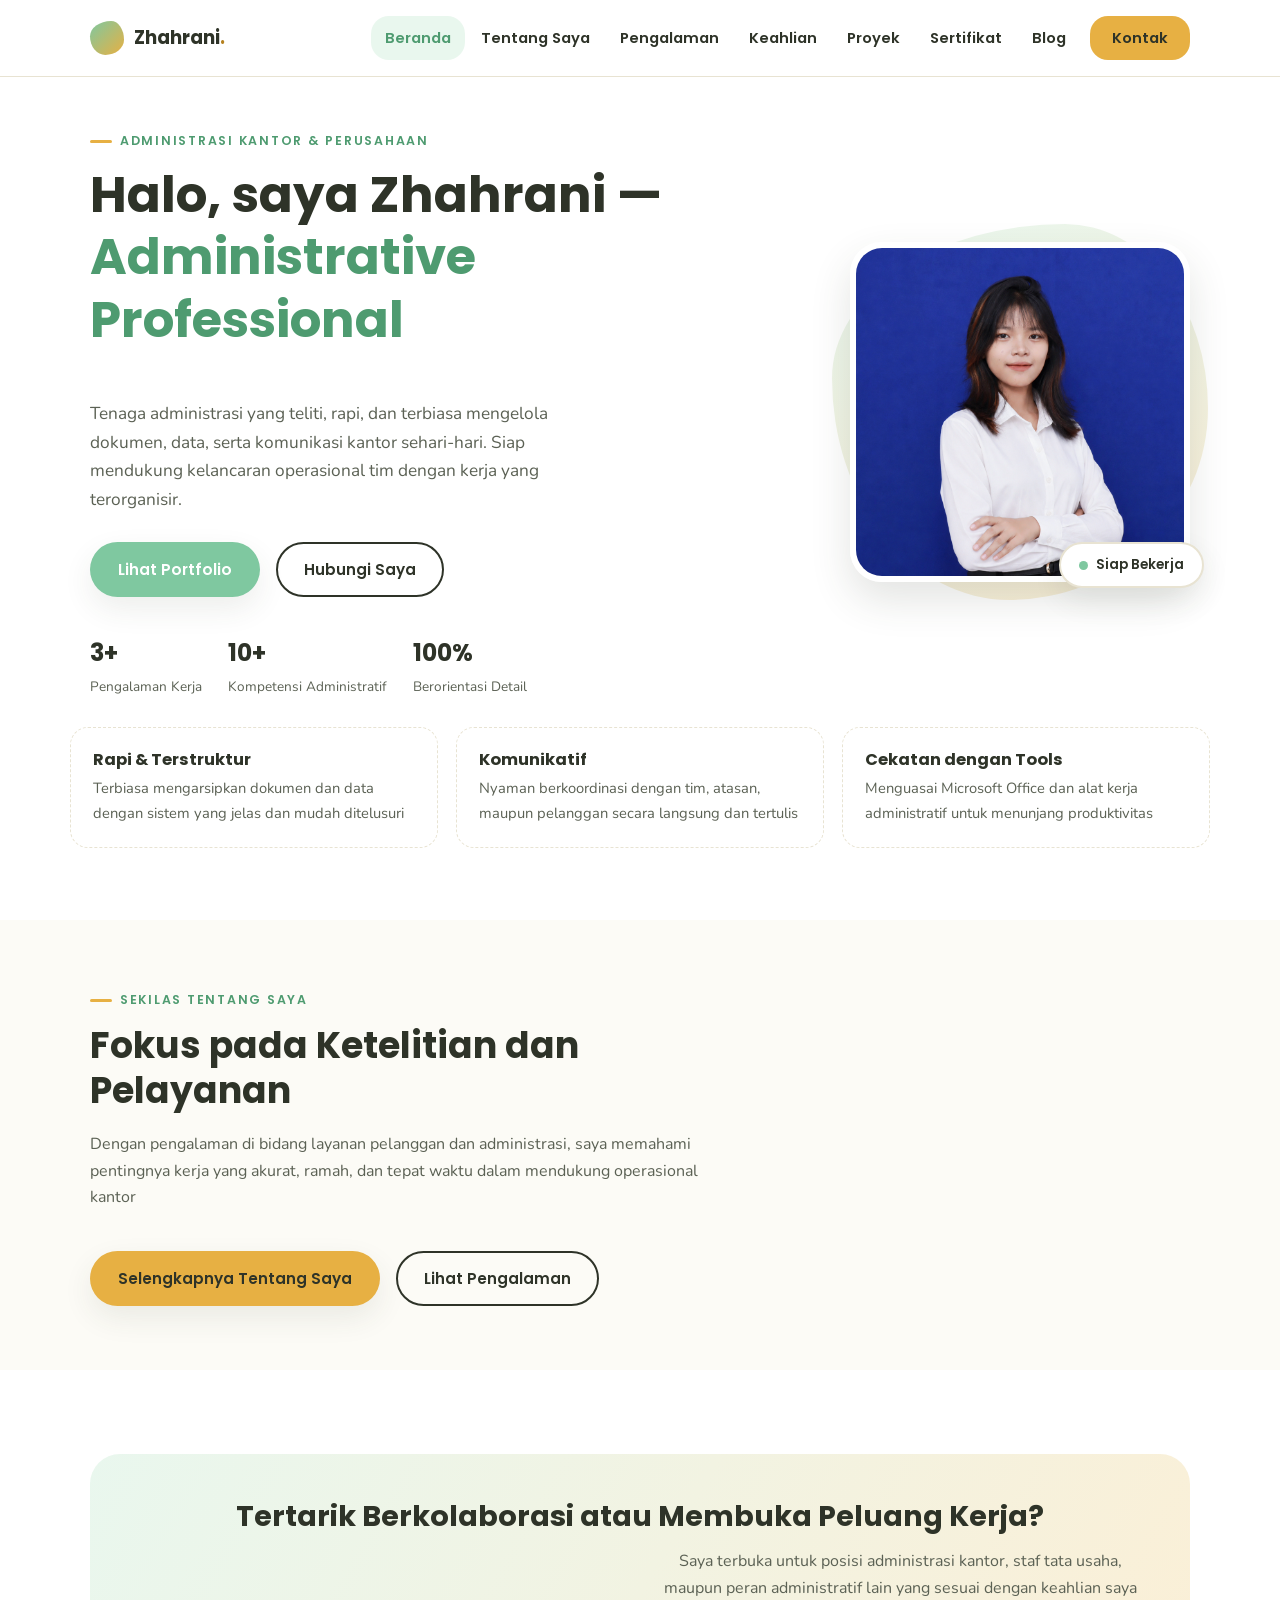
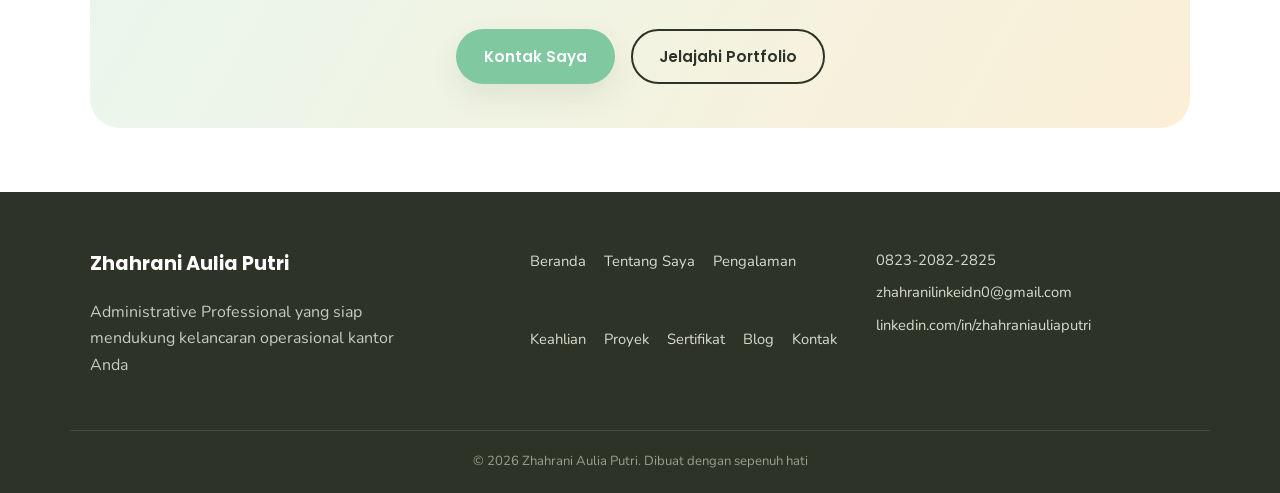
<file: index.html>
<!DOCTYPE html>
<html lang="id">
<head>
<meta charset="UTF-8">
<meta name="viewport" content="width=device-width, initial-scale=1.0">
<title>Zhahrani Aulia Putri — Administrative Professional</title>
<meta name="description" content="Portofolio pribadi Zhahrani Aulia Putri, tenaga administrasi kantor/perusahaan yang teliti, rapi, dan berorientasi pelayanan.">
<link rel="preconnect" href="https://fonts.googleapis.com">
<link rel="preconnect" href="https://fonts.gstatic.com" crossorigin>
<link href="https://fonts.googleapis.com/css2?family=Nunito:wght@400;600;700;800&family=Poppins:wght@500;600;700&display=swap" rel="stylesheet">
<link rel="stylesheet" href="css/style.css">
</head>
<body>

<header class="site-header">
  <div class="header-inner container">
    <a href="index.html" class="brand">
      <span class="brand-mark" aria-hidden="true"></span>
      <span class="brand-text">Zhahrani<span class="brand-accent">.</span></span>
    </a>
    <nav class="main-nav" id="main-nav" aria-label="Navigasi utama">
      <ul>
        <li><a href="index.html" class="is-active">Beranda</a></li>
        <li><a href="about.html">Tentang Saya</a></li>
        <li><a href="experience.html">Pengalaman</a></li>
        <li><a href="skills.html">Keahlian</a></li>
        <li><a href="portfolio.html">Proyek</a></li>
        <li><a href="certificates.html">Sertifikat</a></li>
        <li><a href="blog.html">Blog</a></li>
        <li><a href="contact.html" class="nav-cta">Kontak</a></li>
      </ul>
    </nav>
    <button class="nav-toggle" id="navToggle" type="button" aria-label="Buka menu navigasi" aria-expanded="false" aria-controls="main-nav">
      <span></span><span></span><span></span>
    </button>
  </div>
</header>

<main>

  <section class="hero">
    <div class="container hero-grid">
      <div class="hero-copy hero-heading">
        <span class="kicker">Administrasi Kantor &amp; Perusahaan</span>
        <h1>Halo, saya Zhahrani —<br><span class="headline-accent">Administrative Professional</span></h1>
      </div>

      <div class="hero-photo-wrap">
        <div class="hero-photo-blob" aria-hidden="true"></div>
        <div class="hero-photo">
          <img src="images/profile/Profile-1.png" alt="Foto profil Zhahrani Aulia Putri, tenaga administrasi kantor">
        </div>
        <div class="hero-photo-tag"><span class="dot"></span> Siap Bekerja</div>
      </div>

      <div class="hero-copy hero-body">
        <p class="lead">Tenaga administrasi yang teliti, rapi, dan terbiasa mengelola dokumen, data, serta komunikasi kantor sehari-hari. Siap mendukung kelancaran operasional tim dengan kerja yang terorganisir.</p>
        <div class="hero-actions">
          <a href="https://drive.google.com/file/d/1W6Riae4q3_61feiC8elesyWwj3DLbVkU/view?usp=drive_link" class="btn btn-primary" target="_blank" rel="noopener">Lihat Portfolio</a>
          <a href="contact.html" class="btn btn-ghost">Hubungi Saya</a>
        </div>
        <div class="hero-stats">
          <div><strong>3+</strong><span>Pengalaman Kerja</span></div>
          <div><strong>10+</strong><span>Kompetensi Administratif</span></div>
          <div><strong>100%</strong><span>Berorientasi Detail</span></div>
        </div>
      </div>
    </div>

    <div class="container highlight-strip">
      <div class="highlight-card">
        <h3>Rapi &amp; Terstruktur</h3>
        <p>Terbiasa mengarsipkan dokumen dan data dengan sistem yang jelas dan mudah ditelusuri</p>
      </div>
      <div class="highlight-card">
        <h3>Komunikatif</h3>
        <p>Nyaman berkoordinasi dengan tim, atasan, maupun pelanggan secara langsung dan tertulis</p>
      </div>
      <div class="highlight-card">
        <h3>Cekatan dengan Tools</h3>
        <p>Menguasai Microsoft Office dan alat kerja administratif untuk menunjang produktivitas</p>
      </div>
    </div>
  </section>

  <section class="section-alt">
    <div class="container">
      <div class="section-head">
        <span class="kicker">Sekilas Tentang Saya</span>
        <h2>Fokus pada Ketelitian dan Pelayanan</h2>
        <p>Dengan pengalaman di bidang layanan pelanggan dan administrasi, saya memahami pentingnya kerja yang akurat, ramah, dan tepat waktu dalam mendukung operasional kantor</p>
      </div>
      <div class="hero-actions">
        <a href="about.html" class="btn btn-mustard">Selengkapnya Tentang Saya</a>
        <a href="experience.html" class="btn btn-ghost">Lihat Pengalaman</a>
      </div>
    </div>
  </section>

  <section>
    <div class="container">
      <div class="cta-band">
        <h2>Tertarik Berkolaborasi atau Membuka Peluang Kerja?</h2>
        <p>Saya terbuka untuk posisi administrasi kantor, staf tata usaha, maupun peran administratif lain yang sesuai dengan keahlian saya</p>
        <div class="hero-actions">
          <a href="contact.html" class="btn btn-primary">Kontak Saya</a>
          <a href="portfolio.html" class="btn btn-ghost">Jelajahi Portfolio</a>
        </div>
      </div>
    </div>
  </section>

</main>

<footer class="site-footer">
  <div class="container footer-inner">
    <div>
      <p class="footer-brand">Zhahrani Aulia Putri</p>
      <p class="footer-tagline">Administrative Professional yang siap mendukung kelancaran operasional kantor Anda</p>
    </div>
    <ul class="footer-links">
      <li><a href="index.html">Beranda</a></li>
      <li><a href="about.html">Tentang Saya</a></li>
      <li><a href="experience.html">Pengalaman</a></li>
      <li><a href="skills.html">Keahlian</a></li>
      <li><a href="portfolio.html">Proyek</a></li>
      <li><a href="certificates.html">Sertifikat</a></li>
      <li><a href="blog.html">Blog</a></li>
      <li><a href="contact.html">Kontak</a></li>
    </ul>
    <div class="footer-contact">
      <a href="tel:+6282320822825">0823-2082-2825</a>
      <a href="mailto:zhahranilinkeidn0@gmail.com">zhahranilinkeidn0@gmail.com</a>
      <a href="https://linkedin.com/in/zhahraniauliaputri" target="_blank" rel="noopener">linkedin.com/in/zhahraniauliaputri</a>
    </div>
  </div>
  <p class="footer-bottom">&copy; 2026 Zhahrani Aulia Putri. Dibuat dengan sepenuh hati</p>
</footer>

<button type="button" id="scrollTopBtn" class="scroll-top-btn" aria-label="Kembali ke atas">
  <svg viewBox="0 0 24 24" fill="none" stroke="currentColor" stroke-width="2.5" stroke-linecap="round" stroke-linejoin="round"><path d="M12 19V5M5 12l7-7 7 7"/></svg>
</button>

<script src="js/script.js"></script>
</body>
</html>
</file>
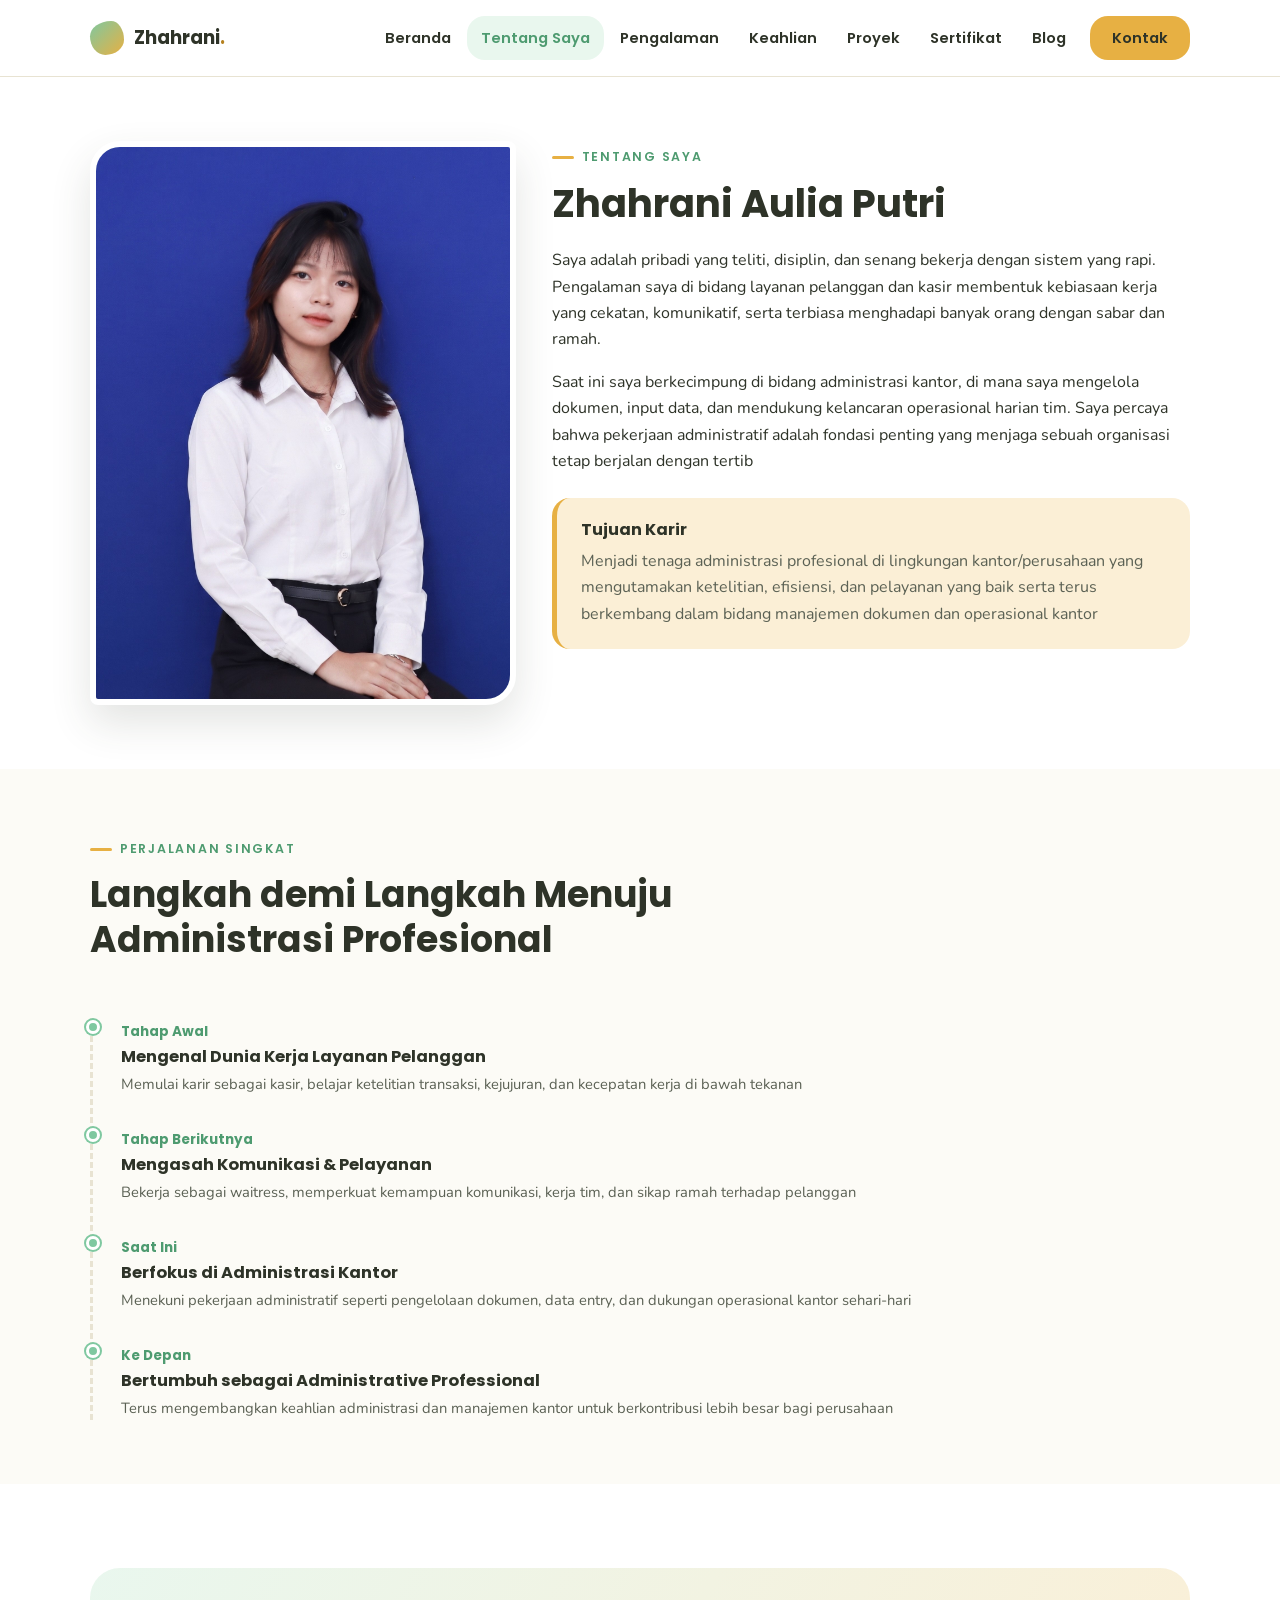
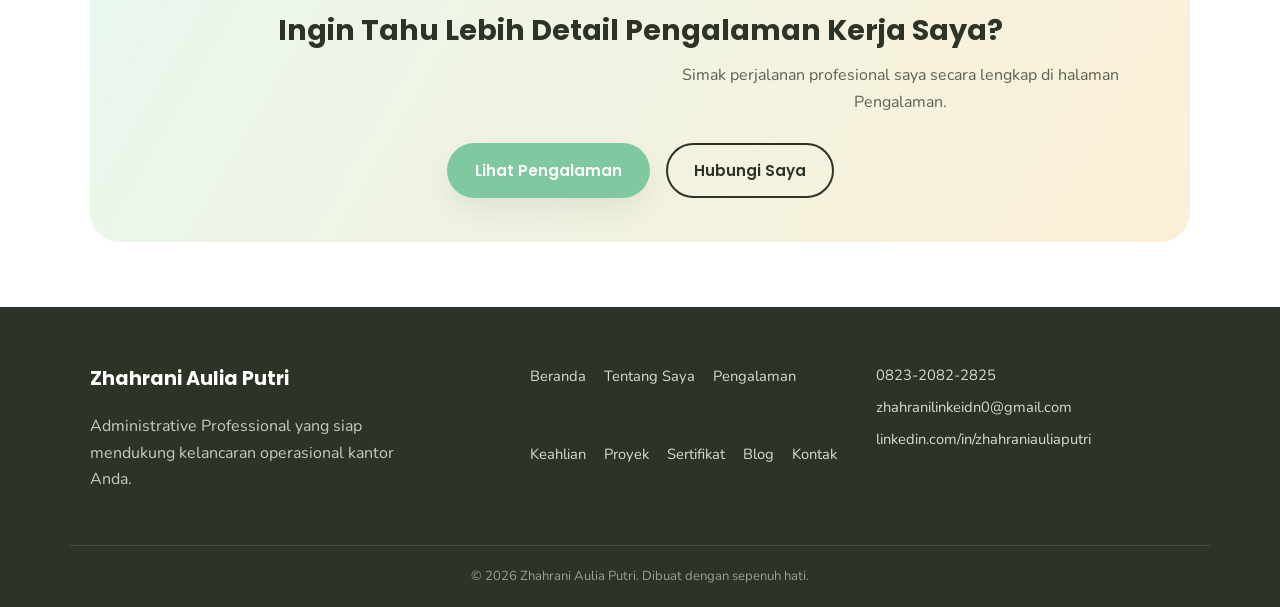
<file: about.html>
<!DOCTYPE html>
<html lang="id">
<head>
<meta charset="UTF-8">
<meta name="viewport" content="width=device-width, initial-scale=1.0">
<title>Tentang Saya — Zhahrani Aulia Putri</title>
<meta name="description" content="Latar belakang, bio profesional, dan tujuan karir Zhahrani Aulia Putri di bidang administrasi kantor.">
<link rel="preconnect" href="https://fonts.googleapis.com">
<link rel="preconnect" href="https://fonts.gstatic.com" crossorigin>
<link href="https://fonts.googleapis.com/css2?family=Nunito:wght@400;600;700;800&family=Poppins:wght@500;600;700&display=swap" rel="stylesheet">
<link rel="stylesheet" href="css/style.css">
</head>
<body>

<header class="site-header">
  <div class="header-inner container">
    <a href="index.html" class="brand">
      <span class="brand-mark" aria-hidden="true"></span>
      <span class="brand-text">Zhahrani<span class="brand-accent">.</span></span>
    </a>
    <nav class="main-nav" id="main-nav" aria-label="Navigasi utama">
      <ul>
        <li><a href="index.html">Beranda</a></li>
        <li><a href="about.html" class="is-active">Tentang Saya</a></li>
        <li><a href="experience.html">Pengalaman</a></li>
        <li><a href="skills.html">Keahlian</a></li>
        <li><a href="portfolio.html">Proyek</a></li>
        <li><a href="certificates.html">Sertifikat</a></li>
        <li><a href="blog.html">Blog</a></li>
        <li><a href="contact.html" class="nav-cta">Kontak</a></li>
      </ul>
    </nav>
    <button class="nav-toggle" id="navToggle" type="button" aria-label="Buka menu navigasi" aria-expanded="false" aria-controls="main-nav">
      <span></span><span></span><span></span>
    </button>
  </div>
</header>

<main>

  <section>
    <div class="container about-hero">
      <div class="about-photo">
        <img src="images/profile/Profile-2.jpg" alt="Foto Zhahrani Aulia Putri">
      </div>
      <div class="about-copy">
        <span class="kicker">Tentang Saya</span>
        <h1>Zhahrani Aulia Putri</h1>
        <p>Saya adalah pribadi yang teliti, disiplin, dan senang bekerja dengan sistem yang rapi. Pengalaman saya di bidang layanan pelanggan dan kasir membentuk kebiasaan kerja yang cekatan, komunikatif, serta terbiasa menghadapi banyak orang dengan sabar dan ramah.</p>
        <p>Saat ini saya berkecimpung di bidang administrasi kantor, di mana saya mengelola dokumen, input data, dan mendukung kelancaran operasional harian tim. Saya percaya bahwa pekerjaan administratif adalah fondasi penting yang menjaga sebuah organisasi tetap berjalan dengan tertib</p>

        <div class="goal-box">
          <h3>Tujuan Karir</h3>
          <p>Menjadi tenaga administrasi profesional di lingkungan kantor/perusahaan yang mengutamakan ketelitian, efisiensi, dan pelayanan yang baik serta terus berkembang dalam bidang manajemen dokumen dan operasional kantor</p>
        </div>
      </div>
    </div>
  </section>

  <section class="section-alt">
    <div class="container">
      <div class="section-head">
        <span class="kicker">Perjalanan Singkat</span>
        <h2>Langkah demi Langkah Menuju Administrasi Profesional</h2>
      </div>

      <ul class="mini-timeline">
        <li>
          <span class="year">Tahap Awal</span>
          <h4>Mengenal Dunia Kerja Layanan Pelanggan</h4>
          <p>Memulai karir sebagai kasir, belajar ketelitian transaksi, kejujuran, dan kecepatan kerja di bawah tekanan</p>
        </li>
        <li>
          <span class="year">Tahap Berikutnya</span>
          <h4>Mengasah Komunikasi &amp; Pelayanan</h4>
          <p>Bekerja sebagai waitress, memperkuat kemampuan komunikasi, kerja tim, dan sikap ramah terhadap pelanggan</p>
        </li>
        <li>
          <span class="year">Saat Ini</span>
          <h4>Berfokus di Administrasi Kantor</h4>
          <p>Menekuni pekerjaan administratif seperti pengelolaan dokumen, data entry, dan dukungan operasional kantor sehari-hari</p>
        </li>
        <li>
          <span class="year">Ke Depan</span>
          <h4>Bertumbuh sebagai Administrative Professional</h4>
          <p>Terus mengembangkan keahlian administrasi dan manajemen kantor untuk berkontribusi lebih besar bagi perusahaan</p>
        </li>
      </ul>
    </div>
  </section>

  <section>
    <div class="container">
      <div class="cta-band">
        <h2>Ingin Tahu Lebih Detail Pengalaman Kerja Saya?</h2>
        <p>Simak perjalanan profesional saya secara lengkap di halaman Pengalaman.</p>
        <div class="hero-actions">
          <a href="experience.html" class="btn btn-primary">Lihat Pengalaman</a>
          <a href="contact.html" class="btn btn-ghost">Hubungi Saya</a>
        </div>
      </div>
    </div>
  </section>

</main>

<footer class="site-footer">
  <div class="container footer-inner">
    <div>
      <p class="footer-brand">Zhahrani Aulia Putri</p>
      <p class="footer-tagline">Administrative Professional yang siap mendukung kelancaran operasional kantor Anda.</p>
    </div>
    <ul class="footer-links">
      <li><a href="index.html">Beranda</a></li>
      <li><a href="about.html">Tentang Saya</a></li>
      <li><a href="experience.html">Pengalaman</a></li>
      <li><a href="skills.html">Keahlian</a></li>
      <li><a href="portfolio.html">Proyek</a></li>
      <li><a href="certificates.html">Sertifikat</a></li>
      <li><a href="blog.html">Blog</a></li>
      <li><a href="contact.html">Kontak</a></li>
    </ul>
    <div class="footer-contact">
      <a href="tel:+6282320822825">0823-2082-2825</a>
      <a href="mailto:zhahranilinkeidn0@gmail.com">zhahranilinkeidn0@gmail.com</a>
      <a href="https://linkedin.com/in/zhahraniauliaputri" target="_blank" rel="noopener">linkedin.com/in/zhahraniauliaputri</a>
    </div>
  </div>
  <p class="footer-bottom">&copy; 2026 Zhahrani Aulia Putri. Dibuat dengan sepenuh hati.</p>
</footer>

<button type="button" id="scrollTopBtn" class="scroll-top-btn" aria-label="Kembali ke atas">
  <svg viewBox="0 0 24 24" fill="none" stroke="currentColor" stroke-width="2.5" stroke-linecap="round" stroke-linejoin="round"><path d="M12 19V5M5 12l7-7 7 7"/></svg>
</button>

<script src="js/script.js"></script>
</body>
</html>
</file>
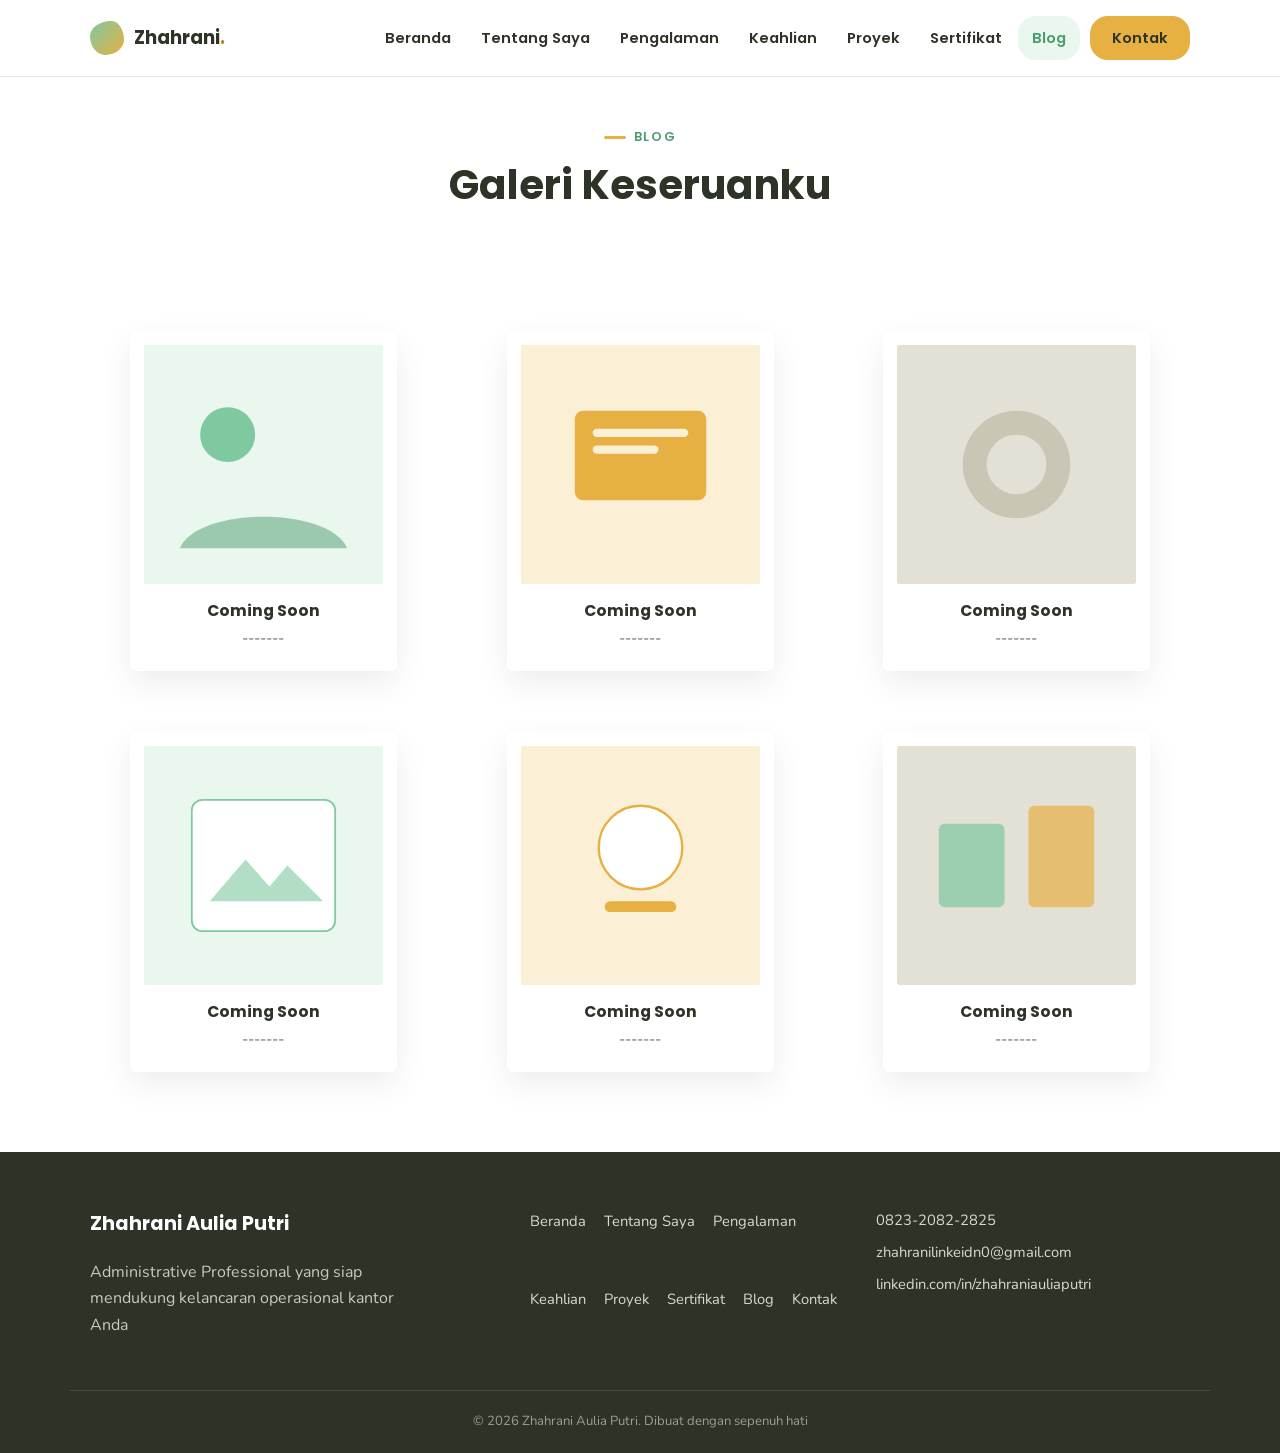
<file: blog.html>
<!DOCTYPE html>
<html lang="id">
<head>
<meta charset="UTF-8">
<meta name="viewport" content="width=device-width, initial-scale=1.0">
<title>Blog — Zhahrani Aulia Putri</title>
<meta name="description" content="Catatan dan momen seputar aktivitas kerja Zhahrani Aulia Putri (segera hadir).">
<link rel="preconnect" href="https://fonts.googleapis.com">
<link rel="preconnect" href="https://fonts.gstatic.com" crossorigin>
<link href="https://fonts.googleapis.com/css2?family=Nunito:wght@400;600;700;800&family=Poppins:wght@500;600;700&display=swap" rel="stylesheet">
<link rel="stylesheet" href="css/style.css">
</head>
<body>

<header class="site-header">
  <div class="header-inner container">
    <a href="index.html" class="brand">
      <span class="brand-mark" aria-hidden="true"></span>
      <span class="brand-text">Zhahrani<span class="brand-accent">.</span></span>
    </a>
    <nav class="main-nav" id="main-nav" aria-label="Navigasi utama">
      <ul>
        <li><a href="index.html">Beranda</a></li>
        <li><a href="about.html">Tentang Saya</a></li>
        <li><a href="experience.html">Pengalaman</a></li>
        <li><a href="skills.html">Keahlian</a></li>
        <li><a href="portfolio.html">Proyek</a></li>
        <li><a href="certificates.html">Sertifikat</a></li>
        <li><a href="blog.html" class="is-active">Blog</a></li>
        <li><a href="contact.html" class="nav-cta">Kontak</a></li>
      </ul>
    </nav>
    <button class="nav-toggle" id="navToggle" type="button" aria-label="Buka menu navigasi" aria-expanded="false" aria-controls="main-nav">
      <span></span><span></span><span></span>
    </button>
  </div>
</header>

<main>

  <section class="page-hero">
    <div class="container">
      <span class="kicker">Blog</span>
      <h1>Galeri Keseruanku</h1>
    </div>
  </section>

  <section>
    <div class="container">
      <div class="polaroid-grid">

        <figure class="polaroid">
          <div class="polaroid-photo">
            <img src="images/blog/placeholder-1.svg" alt="Placeholder foto blog, konten akan segera ditambahkan">
          </div>
          <figcaption class="polaroid-caption"><strong>Coming Soon</strong>-------</figcaption>
        </figure>

        <figure class="polaroid">
          <div class="polaroid-photo">
            <img src="images/blog/placeholder-2.svg" alt="Placeholder foto blog, konten akan segera ditambahkan">
          </div>
          <figcaption class="polaroid-caption"><strong>Coming Soon</strong>-------</figcaption>
        </figure>

        <figure class="polaroid">
          <div class="polaroid-photo">
            <img src="images/blog/placeholder-3.svg" alt="Placeholder foto blog, konten akan segera ditambahkan">
          </div>
          <figcaption class="polaroid-caption"><strong>Coming Soon</strong>-------</figcaption>
        </figure>

        <figure class="polaroid">
          <div class="polaroid-photo">
            <img src="images/blog/placeholder-4.svg" alt="Placeholder foto blog, konten akan segera ditambahkan">
          </div>
          <figcaption class="polaroid-caption"><strong>Coming Soon</strong>-------</figcaption>
        </figure>

        <figure class="polaroid">
          <div class="polaroid-photo">
            <img src="images/blog/placeholder-5.svg" alt="Placeholder foto blog, konten akan segera ditambahkan">
          </div>
          <figcaption class="polaroid-caption"><strong>Coming Soon</strong>-------</figcaption>
        </figure>

        <figure class="polaroid">
          <div class="polaroid-photo">
            <img src="images/blog/placeholder-6.svg" alt="Placeholder foto blog, konten akan segera ditambahkan">
          </div>
          <figcaption class="polaroid-caption"><strong>Coming Soon</strong>-------</figcaption>
        </figure>

      </div>
    </div>
  </section>

</main>

<footer class="site-footer">
  <div class="container footer-inner">
    <div>
      <p class="footer-brand">Zhahrani Aulia Putri</p>
      <p class="footer-tagline">Administrative Professional yang siap mendukung kelancaran operasional kantor Anda</p>
    </div>
    <ul class="footer-links">
      <li><a href="index.html">Beranda</a></li>
      <li><a href="about.html">Tentang Saya</a></li>
      <li><a href="experience.html">Pengalaman</a></li>
      <li><a href="skills.html">Keahlian</a></li>
      <li><a href="portfolio.html">Proyek</a></li>
      <li><a href="certificates.html">Sertifikat</a></li>
      <li><a href="blog.html">Blog</a></li>
      <li><a href="contact.html">Kontak</a></li>
    </ul>
    <div class="footer-contact">
      <a href="tel:+6282320822825">0823-2082-2825</a>
      <a href="mailto:zhahranilinkeidn0@gmail.com">zhahranilinkeidn0@gmail.com</a>
      <a href="https://linkedin.com/in/zhahraniauliaputri" target="_blank" rel="noopener">linkedin.com/in/zhahraniauliaputri</a>
    </div>
  </div>
  <p class="footer-bottom">&copy; 2026 Zhahrani Aulia Putri. Dibuat dengan sepenuh hati</p>
</footer>

<button type="button" id="scrollTopBtn" class="scroll-top-btn" aria-label="Kembali ke atas">
  <svg viewBox="0 0 24 24" fill="none" stroke="currentColor" stroke-width="2.5" stroke-linecap="round" stroke-linejoin="round"><path d="M12 19V5M5 12l7-7 7 7"/></svg>
</button>

<script src="js/script.js"></script>
</body>
</html>
</file>
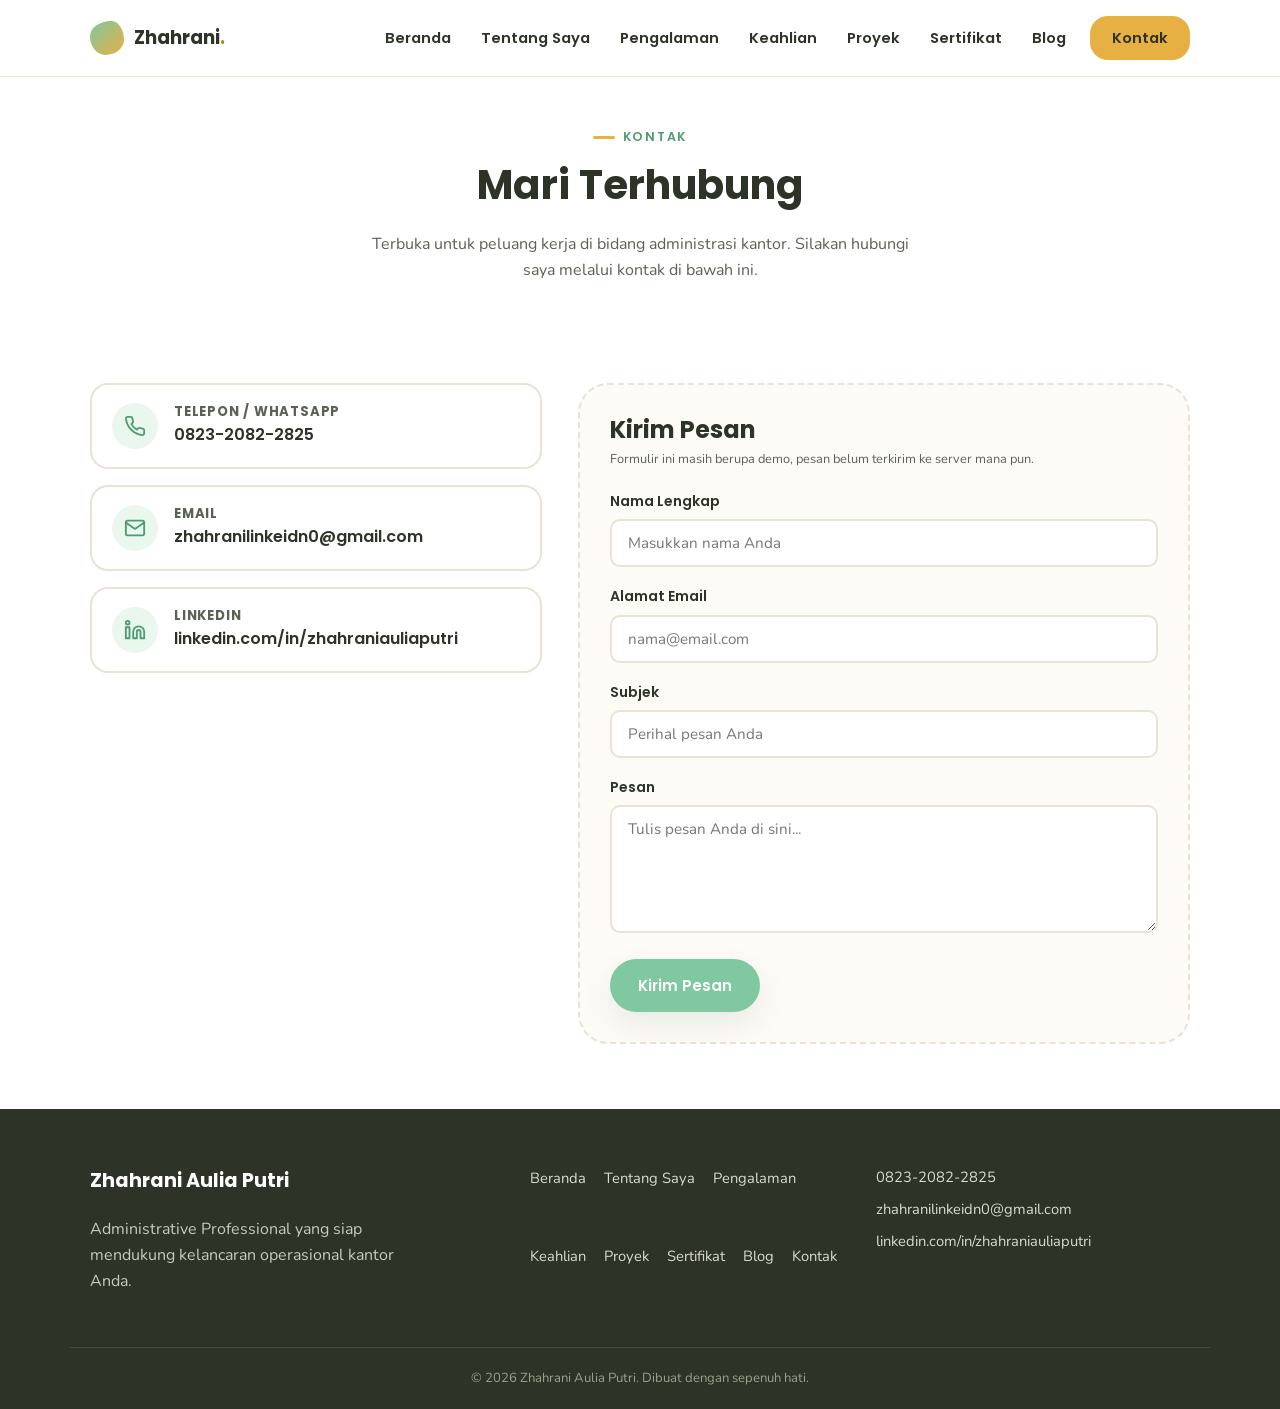
<file: contact.html>
<!DOCTYPE html>
<html lang="id">
<head>
<meta charset="UTF-8">
<meta name="viewport" content="width=device-width, initial-scale=1.0">
<title>Kontak — Zhahrani Aulia Putri</title>
<meta name="description" content="Hubungi Zhahrani Aulia Putri melalui WhatsApp, email, LinkedIn, atau formulir pesan.">
<link rel="preconnect" href="https://fonts.googleapis.com">
<link rel="preconnect" href="https://fonts.gstatic.com" crossorigin>
<link href="https://fonts.googleapis.com/css2?family=Nunito:wght@400;600;700;800&family=Poppins:wght@500;600;700&display=swap" rel="stylesheet">
<link rel="stylesheet" href="css/style.css">
</head>
<body>

<header class="site-header">
  <div class="header-inner container">
    <a href="index.html" class="brand">
      <span class="brand-mark" aria-hidden="true"></span>
      <span class="brand-text">Zhahrani<span class="brand-accent">.</span></span>
    </a>
    <nav class="main-nav" id="main-nav" aria-label="Navigasi utama">
      <ul>
        <li><a href="index.html">Beranda</a></li>
        <li><a href="about.html">Tentang Saya</a></li>
        <li><a href="experience.html">Pengalaman</a></li>
        <li><a href="skills.html">Keahlian</a></li>
        <li><a href="portfolio.html">Proyek</a></li>
        <li><a href="certificates.html">Sertifikat</a></li>
        <li><a href="blog.html">Blog</a></li>
        <li><a href="contact.html" class="nav-cta is-active">Kontak</a></li>
      </ul>
    </nav>
    <button class="nav-toggle" id="navToggle" type="button" aria-label="Buka menu navigasi" aria-expanded="false" aria-controls="main-nav">
      <span></span><span></span><span></span>
    </button>
  </div>
</header>

<main>

  <section class="page-hero">
    <div class="container">
      <span class="kicker">Kontak</span>
      <h1>Mari Terhubung</h1>
      <p>Terbuka untuk peluang kerja di bidang administrasi kantor. Silakan hubungi saya melalui kontak di bawah ini.</p>
    </div>
  </section>

  <section>
    <div class="container contact-layout">

      <div>
        <div class="contact-info-card">
          <span class="contact-icon" aria-hidden="true">
            <svg viewBox="0 0 24 24" fill="none" stroke="currentColor" stroke-width="2" stroke-linecap="round" stroke-linejoin="round"><path d="M22 16.92v3a2 2 0 0 1-2.18 2 19.79 19.79 0 0 1-8.63-3.07 19.5 19.5 0 0 1-6-6 19.79 19.79 0 0 1-3.07-8.67A2 2 0 0 1 4.11 2h3a2 2 0 0 1 2 1.72c.127.96.362 1.903.7 2.81a2 2 0 0 1-.45 2.11L8.09 9.91a16 16 0 0 0 6 6l1.27-1.27a2 2 0 0 1 2.11-.45c.907.338 1.85.573 2.81.7A2 2 0 0 1 22 16.92z"/></svg>
          </span>
          <div>
            <h3>Telepon / WhatsApp</h3>
            <p><a href="https://wa.me/6282320822825" target="_blank" rel="noopener">0823-2082-2825</a></p>
          </div>
        </div>

        <div class="contact-info-card">
          <span class="contact-icon" aria-hidden="true">
            <svg viewBox="0 0 24 24" fill="none" stroke="currentColor" stroke-width="2" stroke-linecap="round" stroke-linejoin="round"><path d="M4 4h16v16H4z" opacity="0"/><path d="M22 6l-10 7L2 6"/><rect x="2" y="4" width="20" height="16" rx="2"/></svg>
          </span>
          <div>
            <h3>Email</h3>
            <p><a href="mailto:zhahranilinkeidn0@gmail.com">zhahranilinkeidn0@gmail.com</a></p>
          </div>
        </div>

        <div class="contact-info-card">
          <span class="contact-icon" aria-hidden="true">
            <svg viewBox="0 0 24 24" fill="none" stroke="currentColor" stroke-width="2" stroke-linecap="round" stroke-linejoin="round"><path d="M16 8a6 6 0 0 1 6 6v7h-4v-7a2 2 0 0 0-4 0v7h-4v-7a6 6 0 0 1 6-6z"/><rect x="2" y="9" width="4" height="12"/><circle cx="4" cy="4" r="2"/></svg>
          </span>
          <div>
            <h3>LinkedIn</h3>
            <p><a href="https://linkedin.com/in/zhahraniauliaputri" target="_blank" rel="noopener">linkedin.com/in/zhahraniauliaputri</a></p>
          </div>
        </div>
      </div>

      <div class="contact-form">
        <h2>Kirim Pesan</h2>
        <p class="form-note" style="margin-top:-8px; margin-bottom:20px;">Formulir ini masih berupa demo, pesan belum terkirim ke server mana pun.</p>

        <p class="form-success" id="formSuccess">Terima kasih! Pesan Anda telah "terkirim" (formulir demo).</p>

        <form id="contactForm" novalidate>
          <div class="form-row">
            <label for="name">Nama Lengkap</label>
            <input type="text" id="name" name="name" placeholder="Masukkan nama Anda" required>
          </div>
          <div class="form-row">
            <label for="email">Alamat Email</label>
            <input type="email" id="email" name="email" placeholder="nama@email.com" required>
          </div>
          <div class="form-row">
            <label for="subject">Subjek</label>
            <input type="text" id="subject" name="subject" placeholder="Perihal pesan Anda">
          </div>
          <div class="form-row">
            <label for="message">Pesan</label>
            <textarea id="message" name="message" rows="5" placeholder="Tulis pesan Anda di sini..." required></textarea>
          </div>
          <button type="submit" class="btn btn-primary">Kirim Pesan</button>
        </form>
      </div>

    </div>
  </section>

</main>

<footer class="site-footer">
  <div class="container footer-inner">
    <div>
      <p class="footer-brand">Zhahrani Aulia Putri</p>
      <p class="footer-tagline">Administrative Professional yang siap mendukung kelancaran operasional kantor Anda.</p>
    </div>
    <ul class="footer-links">
      <li><a href="index.html">Beranda</a></li>
      <li><a href="about.html">Tentang Saya</a></li>
      <li><a href="experience.html">Pengalaman</a></li>
      <li><a href="skills.html">Keahlian</a></li>
      <li><a href="portfolio.html">Proyek</a></li>
      <li><a href="certificates.html">Sertifikat</a></li>
      <li><a href="blog.html">Blog</a></li>
      <li><a href="contact.html">Kontak</a></li>
    </ul>
    <div class="footer-contact">
      <a href="tel:+6282320822825">0823-2082-2825</a>
      <a href="mailto:zhahranilinkeidn0@gmail.com">zhahranilinkeidn0@gmail.com</a>
      <a href="https://linkedin.com/in/zhahraniauliaputri" target="_blank" rel="noopener">linkedin.com/in/zhahraniauliaputri</a>
    </div>
  </div>
  <p class="footer-bottom">&copy; 2026 Zhahrani Aulia Putri. Dibuat dengan sepenuh hati.</p>
</footer>

<button type="button" id="scrollTopBtn" class="scroll-top-btn" aria-label="Kembali ke atas">
  <svg viewBox="0 0 24 24" fill="none" stroke="currentColor" stroke-width="2.5" stroke-linecap="round" stroke-linejoin="round"><path d="M12 19V5M5 12l7-7 7 7"/></svg>
</button>

<script src="js/script.js"></script>
</body>
</html>
</file>
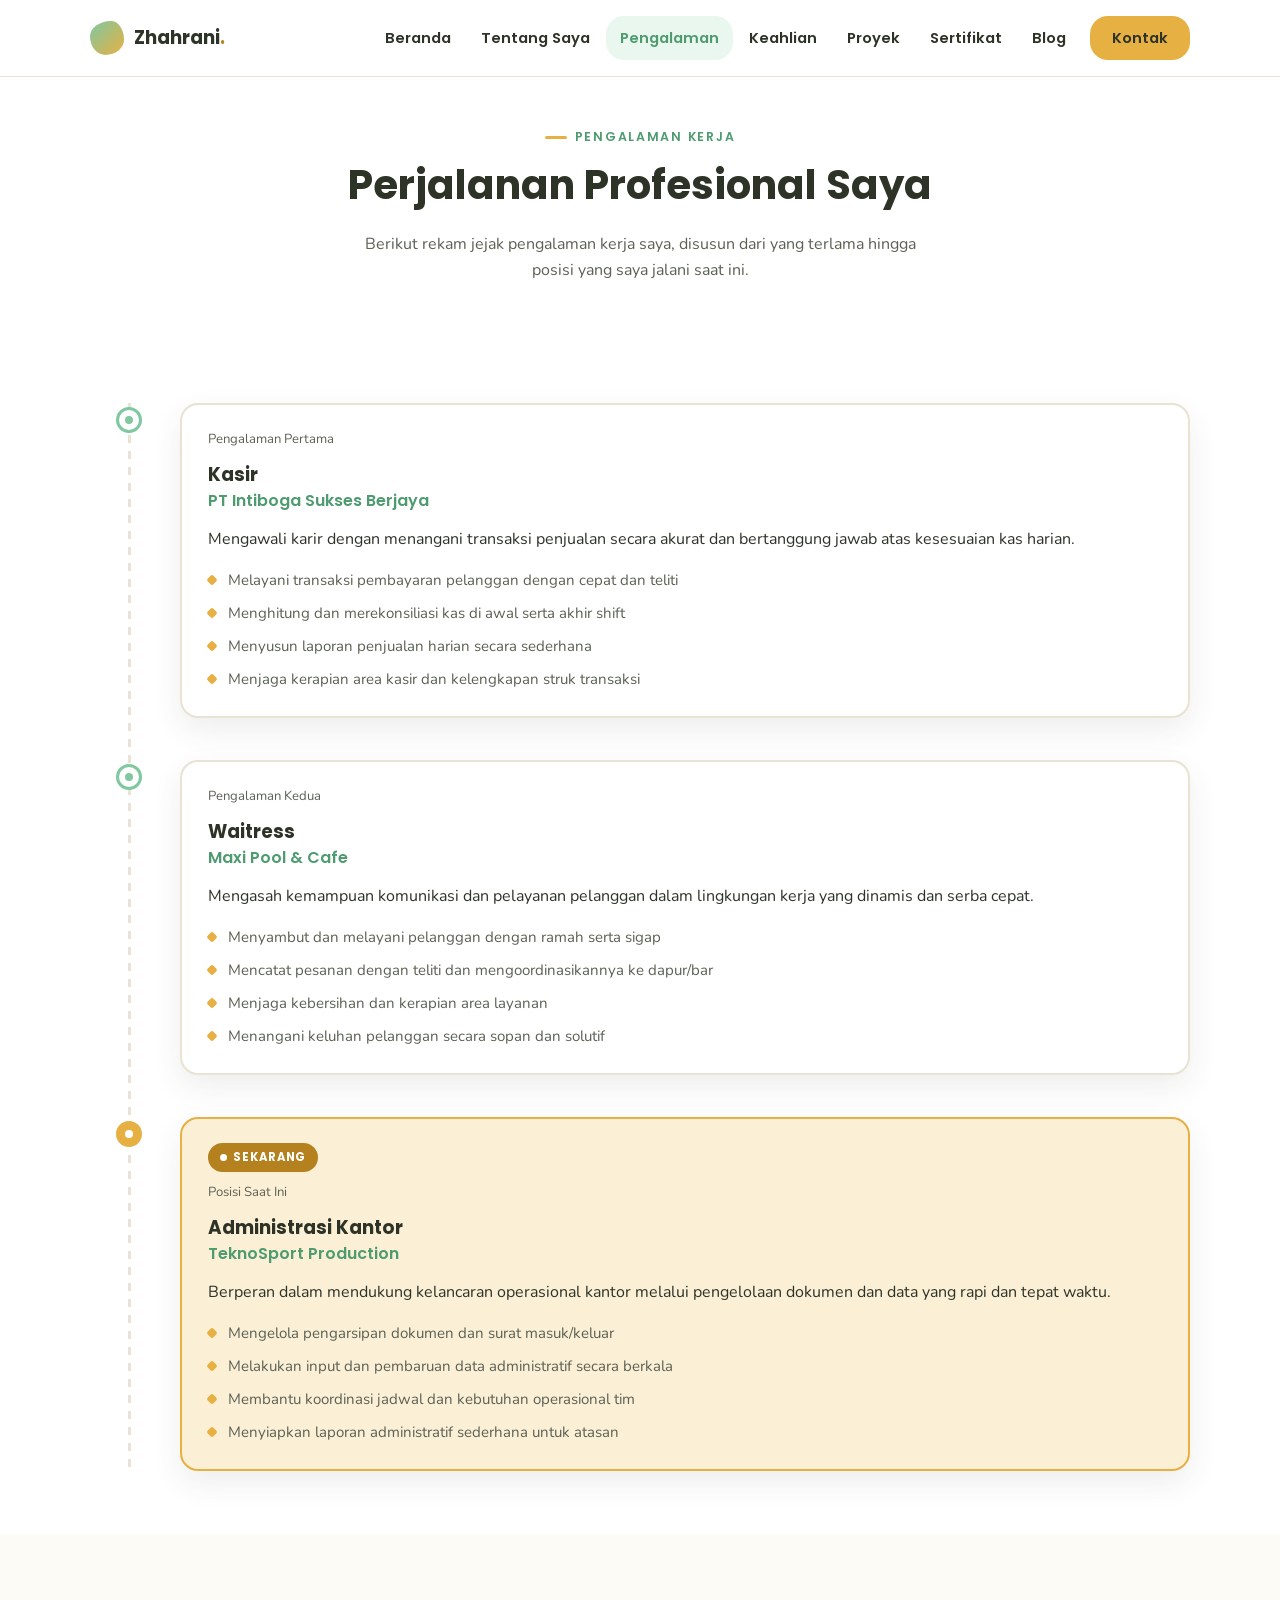
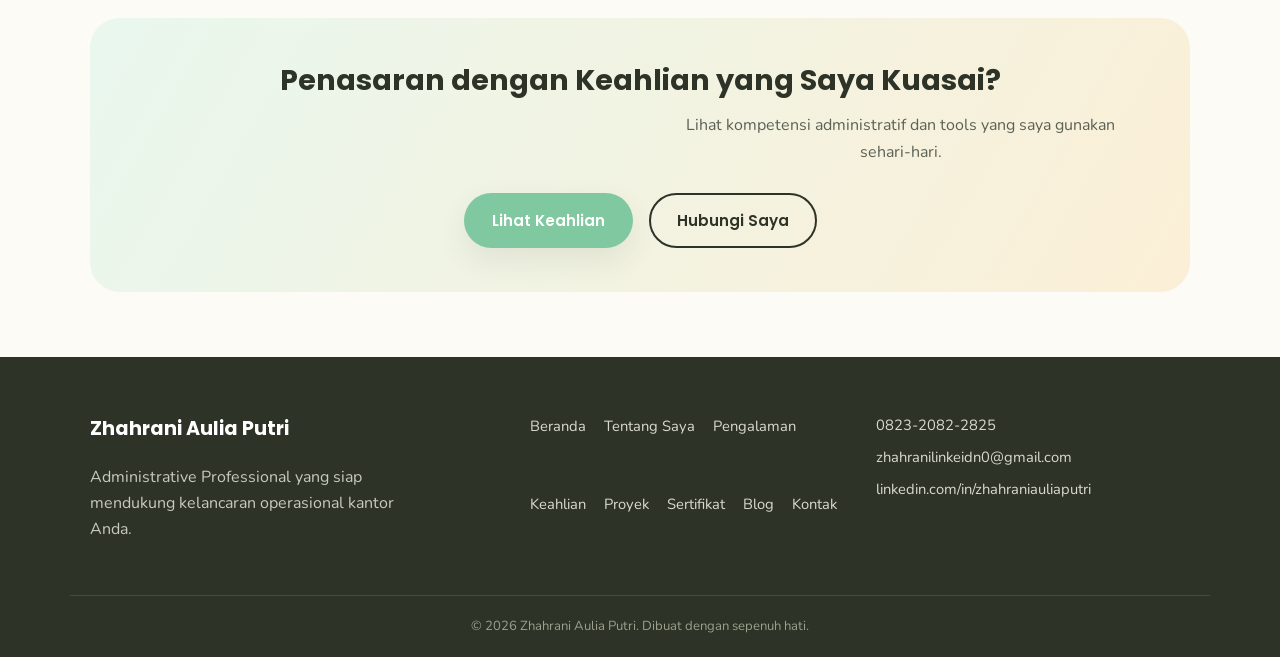
<file: experience.html>
<!DOCTYPE html>
<html lang="id">
<head>
<meta charset="UTF-8">
<meta name="viewport" content="width=device-width, initial-scale=1.0">
<title>Pengalaman — Zhahrani Aulia Putri</title>
<meta name="description" content="Riwayat pengalaman kerja Zhahrani Aulia Putri, dari kasir, waitress, hingga administrasi kantor.">
<link rel="preconnect" href="https://fonts.googleapis.com">
<link rel="preconnect" href="https://fonts.gstatic.com" crossorigin>
<link href="https://fonts.googleapis.com/css2?family=Nunito:wght@400;600;700;800&family=Poppins:wght@500;600;700&display=swap" rel="stylesheet">
<link rel="stylesheet" href="css/style.css">
</head>
<body>

<header class="site-header">
  <div class="header-inner container">
    <a href="index.html" class="brand">
      <span class="brand-mark" aria-hidden="true"></span>
      <span class="brand-text">Zhahrani<span class="brand-accent">.</span></span>
    </a>
    <nav class="main-nav" id="main-nav" aria-label="Navigasi utama">
      <ul>
        <li><a href="index.html">Beranda</a></li>
        <li><a href="about.html">Tentang Saya</a></li>
        <li><a href="experience.html" class="is-active">Pengalaman</a></li>
        <li><a href="skills.html">Keahlian</a></li>
        <li><a href="portfolio.html">Proyek</a></li>
        <li><a href="certificates.html">Sertifikat</a></li>
        <li><a href="blog.html">Blog</a></li>
        <li><a href="contact.html" class="nav-cta">Kontak</a></li>
      </ul>
    </nav>
    <button class="nav-toggle" id="navToggle" type="button" aria-label="Buka menu navigasi" aria-expanded="false" aria-controls="main-nav">
      <span></span><span></span><span></span>
    </button>
  </div>
</header>

<main>

  <section class="page-hero">
    <div class="container">
      <span class="kicker">Pengalaman Kerja</span>
      <h1>Perjalanan Profesional Saya</h1>
      <p>Berikut rekam jejak pengalaman kerja saya, disusun dari yang terlama hingga posisi yang saya jalani saat ini.</p>
    </div>
  </section>

  <section>
    <div class="container">
      <div class="exp-timeline">

        <article class="exp-item">
          <span class="exp-node" aria-hidden="true"><span></span></span>
          <div class="exp-card">
            <span class="exp-period">Pengalaman Pertama</span>
            <h3 class="exp-role">Kasir</h3>
            <p class="exp-company">PT Intiboga Sukses Berjaya</p>
            <p>Mengawali karir dengan menangani transaksi penjualan secara akurat dan bertanggung jawab atas kesesuaian kas harian.</p>
            <ul>
              <li>Melayani transaksi pembayaran pelanggan dengan cepat dan teliti</li>
              <li>Menghitung dan merekonsiliasi kas di awal serta akhir shift</li>
              <li>Menyusun laporan penjualan harian secara sederhana</li>
              <li>Menjaga kerapian area kasir dan kelengkapan struk transaksi</li>
            </ul>
          </div>
        </article>

        <article class="exp-item">
          <span class="exp-node" aria-hidden="true"><span></span></span>
          <div class="exp-card">
            <span class="exp-period">Pengalaman Kedua</span>
            <h3 class="exp-role">Waitress</h3>
            <p class="exp-company">Maxi Pool &amp; Cafe</p>
            <p>Mengasah kemampuan komunikasi dan pelayanan pelanggan dalam lingkungan kerja yang dinamis dan serba cepat.</p>
            <ul>
              <li>Menyambut dan melayani pelanggan dengan ramah serta sigap</li>
              <li>Mencatat pesanan dengan teliti dan mengoordinasikannya ke dapur/bar</li>
              <li>Menjaga kebersihan dan kerapian area layanan</li>
              <li>Menangani keluhan pelanggan secara sopan dan solutif</li>
            </ul>
          </div>
        </article>

        <article class="exp-item exp-item--current">
          <span class="exp-node" aria-hidden="true"><span></span></span>
          <div class="exp-card">
            <span class="exp-badge"><span class="pulse"></span> Sekarang</span>
            <span class="exp-period">Posisi Saat Ini</span>
            <h3 class="exp-role">Administrasi Kantor</h3>
            <p class="exp-company">TeknoSport Production</p>
            <p>Berperan dalam mendukung kelancaran operasional kantor melalui pengelolaan dokumen dan data yang rapi dan tepat waktu.</p>
            <ul>
              <li>Mengelola pengarsipan dokumen dan surat masuk/keluar</li>
              <li>Melakukan input dan pembaruan data administratif secara berkala</li>
              <li>Membantu koordinasi jadwal dan kebutuhan operasional tim</li>
              <li>Menyiapkan laporan administratif sederhana untuk atasan</li>
            </ul>
          </div>
        </article>

      </div>
    </div>
  </section>

  <section class="section-alt">
    <div class="container">
      <div class="cta-band">
        <h2>Penasaran dengan Keahlian yang Saya Kuasai?</h2>
        <p>Lihat kompetensi administratif dan tools yang saya gunakan sehari-hari.</p>
        <div class="hero-actions">
          <a href="skills.html" class="btn btn-primary">Lihat Keahlian</a>
          <a href="contact.html" class="btn btn-ghost">Hubungi Saya</a>
        </div>
      </div>
    </div>
  </section>

</main>

<footer class="site-footer">
  <div class="container footer-inner">
    <div>
      <p class="footer-brand">Zhahrani Aulia Putri</p>
      <p class="footer-tagline">Administrative Professional yang siap mendukung kelancaran operasional kantor Anda.</p>
    </div>
    <ul class="footer-links">
      <li><a href="index.html">Beranda</a></li>
      <li><a href="about.html">Tentang Saya</a></li>
      <li><a href="experience.html">Pengalaman</a></li>
      <li><a href="skills.html">Keahlian</a></li>
      <li><a href="portfolio.html">Proyek</a></li>
      <li><a href="certificates.html">Sertifikat</a></li>
      <li><a href="blog.html">Blog</a></li>
      <li><a href="contact.html">Kontak</a></li>
    </ul>
    <div class="footer-contact">
      <a href="tel:+6282320822825">0823-2082-2825</a>
      <a href="mailto:zhahranilinkeidn0@gmail.com">zhahranilinkeidn0@gmail.com</a>
      <a href="https://linkedin.com/in/zhahraniauliaputri" target="_blank" rel="noopener">linkedin.com/in/zhahraniauliaputri</a>
    </div>
  </div>
  <p class="footer-bottom">&copy; 2026 Zhahrani Aulia Putri. Dibuat dengan sepenuh hati.</p>
</footer>

<button type="button" id="scrollTopBtn" class="scroll-top-btn" aria-label="Kembali ke atas">
  <svg viewBox="0 0 24 24" fill="none" stroke="currentColor" stroke-width="2.5" stroke-linecap="round" stroke-linejoin="round"><path d="M12 19V5M5 12l7-7 7 7"/></svg>
</button>

<script src="js/script.js"></script>
</body>
</html>
</file>
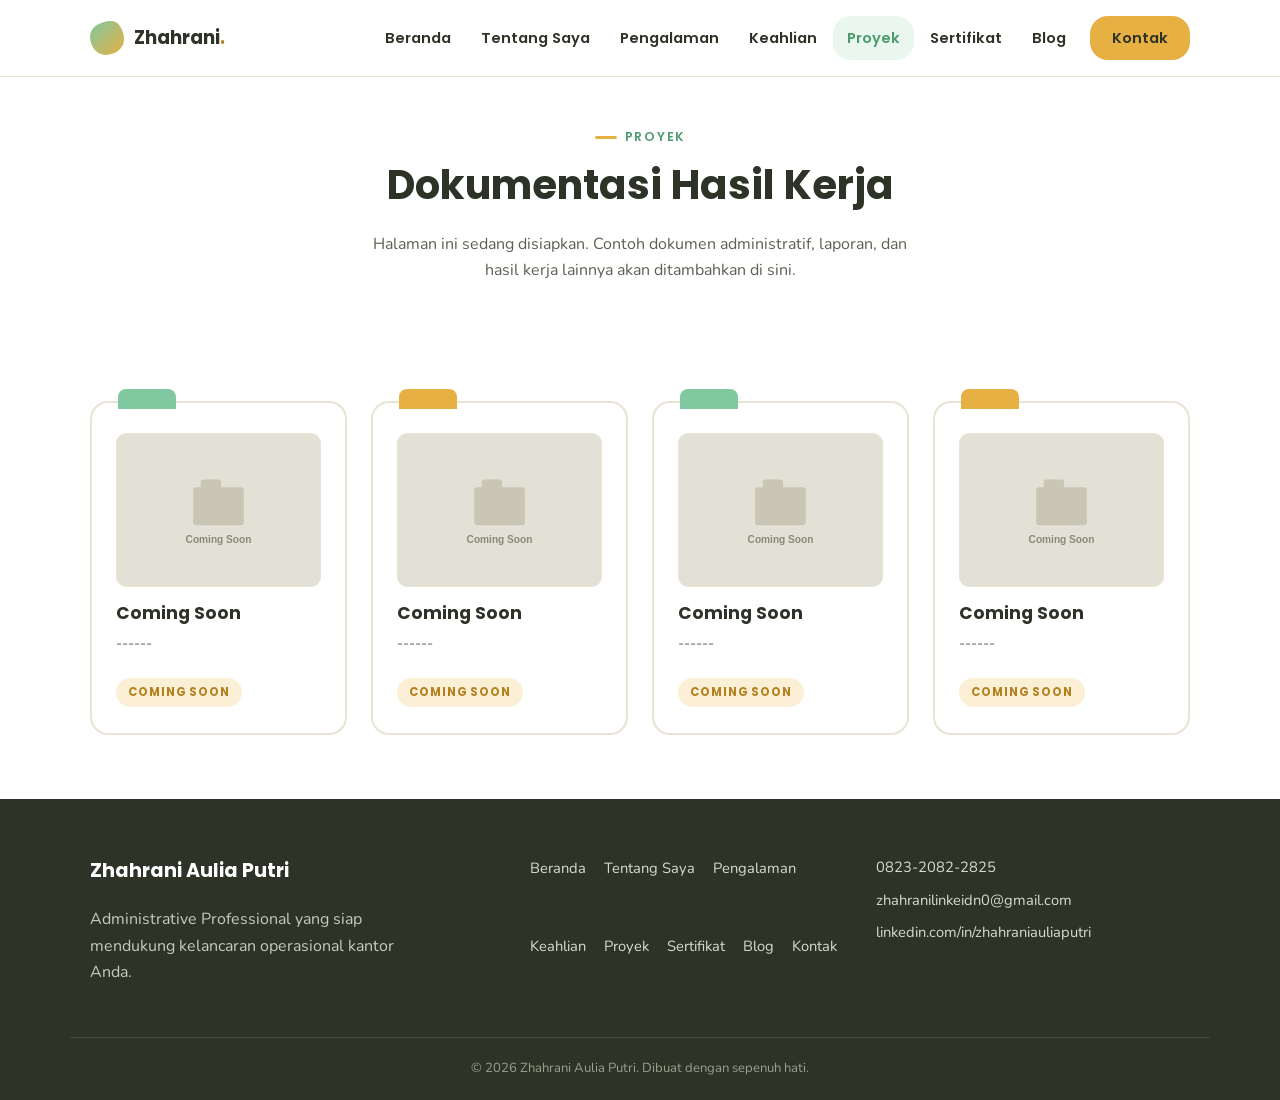
<file: portfolio.html>
<!DOCTYPE html>
<html lang="id">
<head>
<meta charset="UTF-8">
<meta name="viewport" content="width=device-width, initial-scale=1.0">
<title>Proyek — Zhahrani Aulia Putri</title>
<meta name="description" content="Kumpulan dokumentasi hasil kerja administrasi Zhahrani Aulia Putri (segera hadir).">
<link rel="preconnect" href="https://fonts.googleapis.com">
<link rel="preconnect" href="https://fonts.gstatic.com" crossorigin>
<link href="https://fonts.googleapis.com/css2?family=Nunito:wght@400;600;700;800&family=Poppins:wght@500;600;700&display=swap" rel="stylesheet">
<link rel="stylesheet" href="css/style.css">
</head>
<body>

<header class="site-header">
  <div class="header-inner container">
    <a href="index.html" class="brand">
      <span class="brand-mark" aria-hidden="true"></span>
      <span class="brand-text">Zhahrani<span class="brand-accent">.</span></span>
    </a>
    <nav class="main-nav" id="main-nav" aria-label="Navigasi utama">
      <ul>
        <li><a href="index.html">Beranda</a></li>
        <li><a href="about.html">Tentang Saya</a></li>
        <li><a href="experience.html">Pengalaman</a></li>
        <li><a href="skills.html">Keahlian</a></li>
        <li><a href="portfolio.html" class="is-active">Proyek</a></li>
        <li><a href="certificates.html">Sertifikat</a></li>
        <li><a href="blog.html">Blog</a></li>
        <li><a href="contact.html" class="nav-cta">Kontak</a></li>
      </ul>
    </nav>
    <button class="nav-toggle" id="navToggle" type="button" aria-label="Buka menu navigasi" aria-expanded="false" aria-controls="main-nav">
      <span></span><span></span><span></span>
    </button>
  </div>
</header>

<main>

  <section class="page-hero">
    <div class="container">
      <span class="kicker">Proyek</span>
      <h1>Dokumentasi Hasil Kerja</h1>
      <p>Halaman ini sedang disiapkan. Contoh dokumen administratif, laporan, dan hasil kerja lainnya akan ditambahkan di sini.</p>
    </div>
  </section>

  <section>
    <div class="container">
      <div class="card-grid card-grid--4">

        <article class="folder-card">
          <div class="folder-thumb">
            <img src="images/portfolio/placeholder-1.svg" alt="Placeholder proyek portfolio, konten akan segera ditambahkan">
          </div>
          <h3>Coming Soon</h3>
          <p>------</p>
          <span class="folder-status">Coming Soon</span>
        </article>

        <article class="folder-card folder-card--mustard">
          <div class="folder-thumb">
            <img src="images/portfolio/placeholder-2.svg" alt="Placeholder proyek portfolio, konten akan segera ditambahkan">
          </div>
          <h3>Coming Soon</h3>
          <p>------</p>
          <span class="folder-status">Coming Soon</span>
        </article>

        <article class="folder-card">
          <div class="folder-thumb">
            <img src="images/portfolio/placeholder-3.svg" alt="Placeholder proyek portfolio, konten akan segera ditambahkan">
          </div>
          <h3>Coming Soon</h3>
          <p>------</p>
          <span class="folder-status">Coming Soon</span>
        </article>

        <article class="folder-card folder-card--mustard">
          <div class="folder-thumb">
            <img src="images/portfolio/placeholder-4.svg" alt="Placeholder proyek portfolio, konten akan segera ditambahkan">
          </div>
          <h3>Coming Soon</h3>
          <p>------</p>
          <span class="folder-status">Coming Soon</span>
        </article>

      </div>
    </div>
  </section>

</main>

<footer class="site-footer">
  <div class="container footer-inner">
    <div>
      <p class="footer-brand">Zhahrani Aulia Putri</p>
      <p class="footer-tagline">Administrative Professional yang siap mendukung kelancaran operasional kantor Anda.</p>
    </div>
    <ul class="footer-links">
      <li><a href="index.html">Beranda</a></li>
      <li><a href="about.html">Tentang Saya</a></li>
      <li><a href="experience.html">Pengalaman</a></li>
      <li><a href="skills.html">Keahlian</a></li>
      <li><a href="portfolio.html">Proyek</a></li>
      <li><a href="certificates.html">Sertifikat</a></li>
      <li><a href="blog.html">Blog</a></li>
      <li><a href="contact.html">Kontak</a></li>
    </ul>
    <div class="footer-contact">
      <a href="tel:+6282320822825">0823-2082-2825</a>
      <a href="mailto:zhahranilinkeidn0@gmail.com">zhahranilinkeidn0@gmail.com</a>
      <a href="https://linkedin.com/in/zhahraniauliaputri" target="_blank" rel="noopener">linkedin.com/in/zhahraniauliaputri</a>
    </div>
  </div>
  <p class="footer-bottom">&copy; 2026 Zhahrani Aulia Putri. Dibuat dengan sepenuh hati.</p>
</footer>

<button type="button" id="scrollTopBtn" class="scroll-top-btn" aria-label="Kembali ke atas">
  <svg viewBox="0 0 24 24" fill="none" stroke="currentColor" stroke-width="2.5" stroke-linecap="round" stroke-linejoin="round"><path d="M12 19V5M5 12l7-7 7 7"/></svg>
</button>

<script src="js/script.js"></script>
</body>
</html>
</file>
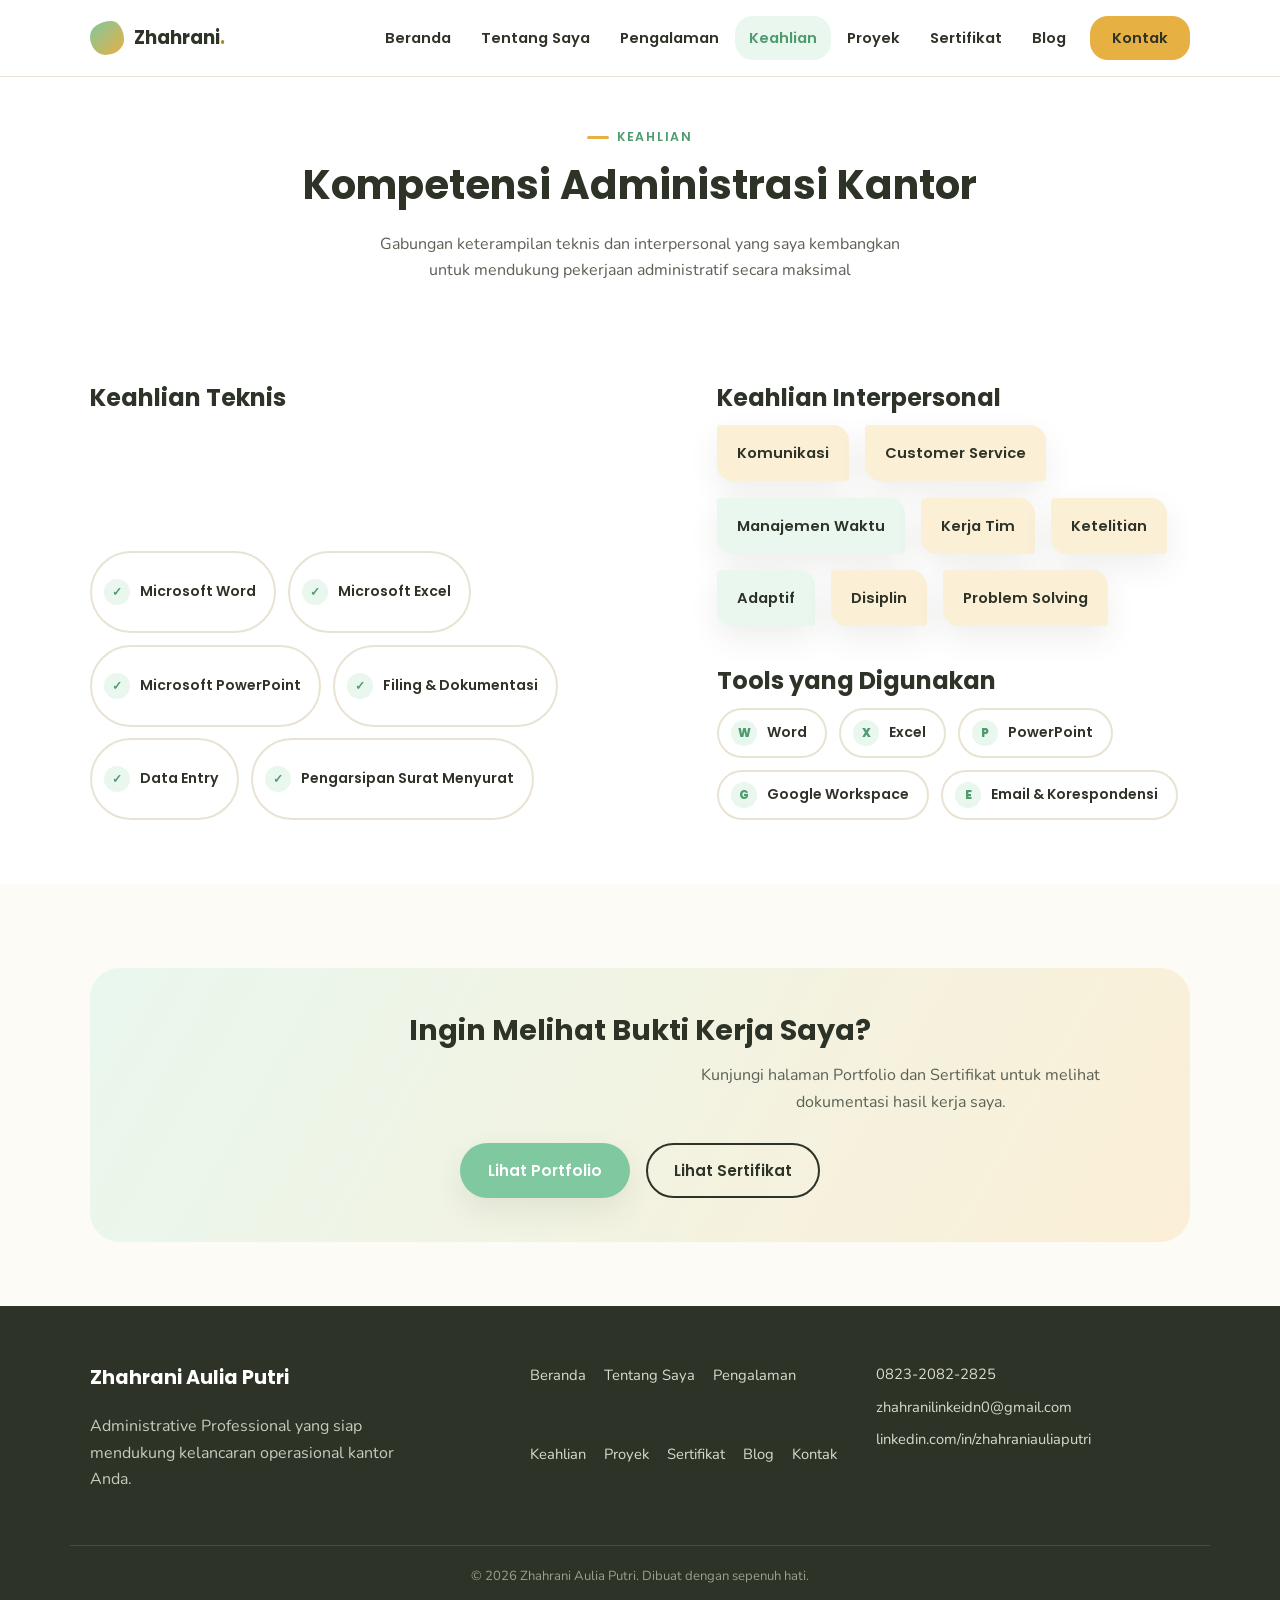
<file: skills.html>
<!DOCTYPE html>
<html lang="id">
<head>
<meta charset="UTF-8">
<meta name="viewport" content="width=device-width, initial-scale=1.0">
<title>Keahlian — Zhahrani Aulia Putri</title>
<meta name="description" content="Kompetensi administrasi kantor Zhahrani Aulia Putri: Microsoft Office, filing, data entry, komunikasi, dan lainnya.">
<link rel="preconnect" href="https://fonts.googleapis.com">
<link rel="preconnect" href="https://fonts.gstatic.com" crossorigin>
<link href="https://fonts.googleapis.com/css2?family=Nunito:wght@400;600;700;800&family=Poppins:wght@500;600;700&display=swap" rel="stylesheet">
<link rel="stylesheet" href="css/style.css">
</head>
<body>

<header class="site-header">
  <div class="header-inner container">
    <a href="index.html" class="brand">
      <span class="brand-mark" aria-hidden="true"></span>
      <span class="brand-text">Zhahrani<span class="brand-accent">.</span></span>
    </a>
    <nav class="main-nav" id="main-nav" aria-label="Navigasi utama">
      <ul>
        <li><a href="index.html">Beranda</a></li>
        <li><a href="about.html">Tentang Saya</a></li>
        <li><a href="experience.html">Pengalaman</a></li>
        <li><a href="skills.html" class="is-active">Keahlian</a></li>
        <li><a href="portfolio.html">Proyek</a></li>
        <li><a href="certificates.html">Sertifikat</a></li>
        <li><a href="blog.html">Blog</a></li>
        <li><a href="contact.html" class="nav-cta">Kontak</a></li>
      </ul>
    </nav>
    <button class="nav-toggle" id="navToggle" type="button" aria-label="Buka menu navigasi" aria-expanded="false" aria-controls="main-nav">
      <span></span><span></span><span></span>
    </button>
  </div>
</header>

<main>

  <section class="page-hero">
    <div class="container">
      <span class="kicker">Keahlian</span>
      <h1>Kompetensi Administrasi Kantor</h1>
      <p>Gabungan keterampilan teknis dan interpersonal yang saya kembangkan untuk mendukung pekerjaan administratif secara maksimal</p>
    </div>
  </section>

  <section>
    <div class="container skills-layout">

      <div class="skill-bar-group">
        <h2>Keahlian Teknis</h2>

        <div class="tool-chip-row">
          <span class="tool-chip"><span class="chip-dot">&#10003;</span> Microsoft Word</span>
          <span class="tool-chip"><span class="chip-dot">&#10003;</span> Microsoft Excel</span>
          <span class="tool-chip"><span class="chip-dot">&#10003;</span> Microsoft PowerPoint</span>
          <span class="tool-chip"><span class="chip-dot">&#10003;</span> Filing &amp; Dokumentasi</span>
          <span class="tool-chip"><span class="chip-dot">&#10003;</span> Data Entry</span>
          <span class="tool-chip"><span class="chip-dot">&#10003;</span> Pengarsipan Surat Menyurat</span>
        </div>
      </div>

      <div>
        <h2>Keahlian Interpersonal</h2>
        <div class="note-grid">
          <span class="sticky-note">Komunikasi</span>
          <span class="sticky-note">Customer Service</span>
          <span class="sticky-note">Manajemen Waktu</span>
          <span class="sticky-note">Kerja Tim</span>
          <span class="sticky-note">Ketelitian</span>
          <span class="sticky-note">Adaptif</span>
          <span class="sticky-note">Disiplin</span>
          <span class="sticky-note">Problem Solving</span>
        </div>

        <h2 style="margin-top:40px;">Tools yang Digunakan</h2>
        <div class="tool-chip-row">
          <span class="tool-chip"><span class="chip-dot">W</span> Word</span>
          <span class="tool-chip"><span class="chip-dot">X</span> Excel</span>
          <span class="tool-chip"><span class="chip-dot">P</span> PowerPoint</span>
          <span class="tool-chip"><span class="chip-dot">G</span> Google Workspace</span>
          <span class="tool-chip"><span class="chip-dot">E</span> Email &amp; Korespondensi</span>
        </div>
      </div>

    </div>
  </section>

  <section class="section-alt">
    <div class="container">
      <div class="cta-band">
        <h2>Ingin Melihat Bukti Kerja Saya?</h2>
        <p>Kunjungi halaman Portfolio dan Sertifikat untuk melihat dokumentasi hasil kerja saya.</p>
        <div class="hero-actions">
          <a href="portfolio.html" class="btn btn-primary">Lihat Portfolio</a>
          <a href="certificates.html" class="btn btn-ghost">Lihat Sertifikat</a>
        </div>
      </div>
    </div>
  </section>

</main>

<footer class="site-footer">
  <div class="container footer-inner">
    <div>
      <p class="footer-brand">Zhahrani Aulia Putri</p>
      <p class="footer-tagline">Administrative Professional yang siap mendukung kelancaran operasional kantor Anda.</p>
    </div>
    <ul class="footer-links">
      <li><a href="index.html">Beranda</a></li>
      <li><a href="about.html">Tentang Saya</a></li>
      <li><a href="experience.html">Pengalaman</a></li>
      <li><a href="skills.html">Keahlian</a></li>
      <li><a href="portfolio.html">Proyek</a></li>
      <li><a href="certificates.html">Sertifikat</a></li>
      <li><a href="blog.html">Blog</a></li>
      <li><a href="contact.html">Kontak</a></li>
    </ul>
    <div class="footer-contact">
      <a href="tel:+6282320822825">0823-2082-2825</a>
      <a href="mailto:zhahranilinkeidn0@gmail.com">zhahranilinkeidn0@gmail.com</a>
      <a href="https://linkedin.com/in/zhahraniauliaputri" target="_blank" rel="noopener">linkedin.com/in/zhahraniauliaputri</a>
    </div>
  </div>
  <p class="footer-bottom">&copy; 2026 Zhahrani Aulia Putri. Dibuat dengan sepenuh hati.</p>
</footer>

<button type="button" id="scrollTopBtn" class="scroll-top-btn" aria-label="Kembali ke atas">
  <svg viewBox="0 0 24 24" fill="none" stroke="currentColor" stroke-width="2.5" stroke-linecap="round" stroke-linejoin="round"><path d="M12 19V5M5 12l7-7 7 7"/></svg>
</button>

<script src="js/script.js"></script>
</body>
</html>
</file>
<file: css/style.css>
/* =========================================================
   Zhahrani Aulia Putri — Personal Branding Site
   Design identity: "binder & folder" desk motif — folder-tab
   cards, spine timeline, stitched dashes, sticky-note tags.
   Palette: white / hijau muda / kuning mustard only.
   ========================================================= */

:root {
  /* Palette */
  --green: #7FC8A0;
  --green-dark: #4E9B70;
  --green-tint: #E9F7EE;
  --mustard: #E7B043;
  --mustard-dark: #B5811F;
  --mustard-tint: #FBEFD6;
  --white: #FFFFFF;
  --cream: #FCFBF6;
  --ink: #2E3328;
  --ink-soft: #5B6154;
  --border: #E8E3D2;

  /* Type */
  --font-head: "Poppins", "Segoe UI", sans-serif;
  --font-body: "Nunito", "Segoe UI", sans-serif;

  /* Shape */
  --radius-sm: 10px;
  --radius-md: 18px;
  --radius-lg: 30px;
  --radius-pill: 999px;
  --shadow-soft: 0 12px 30px rgba(58, 66, 48, 0.09);
  --shadow-lift: 0 18px 40px rgba(58, 66, 48, 0.14);

  --container: 1140px;
}

/* ---------- Reset ---------- */
*, *::before, *::after { box-sizing: border-box; }
html { scroll-behavior: smooth; }
body {
  margin: 0;
  font-family: var(--font-body);
  color: var(--ink);
  background: var(--white);
  line-height: 1.65;
  -webkit-font-smoothing: antialiased;
}
img { max-width: 100%; display: block; }
a { color: inherit; text-decoration: none; }
ul { list-style: none; margin: 0; padding: 0; }
h1, h2, h3, h4 {
  font-family: var(--font-head);
  color: var(--ink);
  line-height: 1.25;
  margin: 0 0 0.5em;
}
p { margin: 0 0 1em; }
button { font-family: inherit; cursor: pointer; }
input, textarea { font-family: inherit; }

.sr-only {
  position: absolute;
  width: 1px; height: 1px;
  padding: 0; margin: -1px;
  overflow: hidden;
  clip: rect(0,0,0,0);
  white-space: nowrap;
  border: 0;
}

.container {
  width: 100%;
  max-width: var(--container);
  margin-inline: auto;
  padding-inline: 20px;
}

section { padding: 64px 0; }
.section-alt { background: var(--cream); }

/* ---------- Kicker / heading helpers ---------- */
.kicker {
  display: inline-flex;
  align-items: center;
  gap: 8px;
  font-family: var(--font-head);
  font-size: 0.78rem;
  font-weight: 600;
  letter-spacing: 0.14em;
  text-transform: uppercase;
  color: var(--green-dark);
  margin-bottom: 12px;
}
.kicker::before {
  content: "";
  width: 22px;
  height: 3px;
  border-radius: var(--radius-pill);
  background: var(--mustard);
  display: inline-block;
}
.section-head { max-width: 640px; margin-bottom: 40px; }
.section-head h2 { font-size: clamp(1.6rem, 1.3rem + 1.2vw, 2.3rem); }
.section-head p { color: var(--ink-soft); }
.center { text-align: center; margin-inline: auto; }

/* ---------- Buttons ---------- */
.btn {
  display: inline-flex;
  align-items: center;
  gap: 10px;
  font-family: var(--font-head);
  font-weight: 600;
  font-size: 0.95rem;
  padding: 13px 26px;
  border-radius: var(--radius-pill);
  border: 2px solid transparent;
  transition: transform 0.18s ease, box-shadow 0.18s ease, background 0.18s ease, color 0.18s ease;
}
.btn-primary {
  background: var(--green);
  color: var(--white);
  box-shadow: var(--shadow-soft);
}
.btn-primary:hover { background: var(--green-dark); transform: translateY(-2px); box-shadow: var(--shadow-lift); }
.btn-ghost {
  background: transparent;
  border-color: var(--ink);
  color: var(--ink);
}
.btn-ghost:hover { background: var(--ink); color: var(--white); transform: translateY(-2px); }
.btn-mustard {
  background: var(--mustard);
  color: var(--ink);
  box-shadow: var(--shadow-soft);
}
.btn-mustard:hover { background: var(--mustard-dark); color: var(--white); transform: translateY(-2px); box-shadow: var(--shadow-lift); }

/* =========================================================
   Header / Navigation
   ========================================================= */
.site-header {
  position: sticky;
  top: 0;
  z-index: 100;
  background: var(--white);
  border-bottom: 1px solid var(--border);
}
.header-inner {
  display: flex;
  align-items: center;
  justify-content: space-between;
  padding-block: 16px;
}
.brand {
  display: flex;
  align-items: center;
  gap: 10px;
  font-family: var(--font-head);
  font-weight: 700;
  font-size: 1.15rem;
  color: var(--ink);
}
.brand-mark {
  width: 34px;
  height: 34px;
  border-radius: 62% 38% 55% 45% / 45% 55% 45% 55%;
  background: linear-gradient(135deg, var(--green), var(--mustard));
  flex-shrink: 0;
}
.brand-accent { color: var(--mustard-dark); }

.nav-toggle {
  display: inline-flex;
  flex-direction: column;
  justify-content: center;
  gap: 5px;
  width: 42px;
  height: 42px;
  border: 2px solid var(--border);
  border-radius: var(--radius-sm);
  background: var(--white);
  padding: 0;
  align-items: center;
}
.nav-toggle span {
  display: block;
  width: 20px;
  height: 2px;
  background: var(--ink);
  border-radius: 2px;
  transition: transform 0.25s ease, opacity 0.25s ease;
}
.nav-toggle[aria-expanded="true"] span:nth-child(1) { transform: translateY(7px) rotate(45deg); }
.nav-toggle[aria-expanded="true"] span:nth-child(2) { opacity: 0; }
.nav-toggle[aria-expanded="true"] span:nth-child(3) { transform: translateY(-7px) rotate(-45deg); }

.main-nav {
  position: fixed;
  inset: 0;
  top: 68px;
  z-index: 110;
  background: var(--white);
  transform: translateX(100%);
  transition: transform 0.3s ease;
  overflow-y: auto;
  padding: 10px 20px 40px;
}
.main-nav.is-open { transform: translateX(0); }
.main-nav ul {
  display: flex;
  flex-direction: column;
  gap: 4px;
  padding-top: 10px;
}
.main-nav a {
  display: block;
  font-family: var(--font-head);
  font-weight: 600;
  font-size: 1.05rem;
  padding: 14px 16px;
  border-radius: var(--radius-md);
  color: var(--ink);
}
.main-nav a:hover,
.main-nav a.is-active { background: var(--green-tint); color: var(--green-dark); }
.main-nav a.nav-cta {
  margin-top: 10px;
  background: var(--mustard);
  color: var(--ink);
  text-align: center;
}

@media (min-width: 900px) {
  .nav-toggle { display: none; }
  .main-nav {
    position: static;
    inset: auto;
    transform: none;
    padding: 0;
    overflow: visible;
    background: transparent;
  }
  .main-nav ul { flex-direction: row; align-items: center; gap: 2px; padding-top: 0; }
  .main-nav a { font-size: 0.92rem; padding: 10px 14px; }
  .main-nav a.nav-cta { margin-top: 0; margin-left: 8px; padding: 10px 22px; }
}

/* =========================================================
   Footer
   ========================================================= */
.site-footer {
  background: var(--ink);
  color: #EDEFE8;
  padding-top: 56px;
}
.footer-inner {
  display: grid;
  gap: 32px;
  padding-bottom: 36px;
  border-bottom: 1px solid rgba(255,255,255,0.12);
}
.footer-brand { font-family: var(--font-head); font-weight: 700; font-size: 1.2rem; color: var(--white); }
.footer-tagline { color: #C7CBBC; max-width: 320px; margin-top: 8px; }
.footer-links { display: flex; flex-wrap: wrap; gap: 10px 18px; }
.footer-links a { color: #D8DBCC; font-size: 0.92rem; }
.footer-links a:hover { color: var(--mustard); }
.footer-contact { display: flex; flex-direction: column; gap: 8px; font-size: 0.92rem; color: #D8DBCC; }
.footer-contact a:hover { color: var(--green); }
.footer-bottom {
  text-align: center;
  font-size: 0.82rem;
  color: #9AA08C;
  padding: 20px 0;
  margin: 0;
}
@media (min-width: 700px) {
  .footer-inner { grid-template-columns: 1.3fr 1fr 1fr; }
}

/* =========================================================
   Hero (index.html)
   ========================================================= */
.hero {
  padding: 48px 0 72px;
  position: relative;
  overflow: hidden;
}
.hero-grid {
  display: grid;
  grid-template-columns: 1fr auto;
  grid-template-areas:
    "heading photo"
    "body    body";
  align-items: start;
  column-gap: 18px;
  row-gap: 10px;
}
.hero-heading { grid-area: heading; min-width: 0; }
.hero-body { grid-area: body; }
.hero-copy .kicker { }
.hero-copy h1 {
  font-size: clamp(1.6rem, 1.2rem + 2.4vw, 3.2rem);
}
.hero-copy .headline-accent { color: var(--green-dark); }
.hero-copy p.lead {
  font-size: 1.08rem;
  color: var(--ink-soft);
  max-width: 46ch;
}
.hero-actions { display: flex; flex-wrap: wrap; gap: 14px; margin-top: 28px; }
.hero-stats {
  display: flex;
  gap: 26px;
  margin-top: 36px;
  flex-wrap: wrap;
}
.hero-stats div strong {
  display: block;
  font-family: var(--font-head);
  font-size: 1.5rem;
  color: var(--ink);
}
.hero-stats div span { font-size: 0.85rem; color: var(--ink-soft); }

.hero-photo-wrap {
  grid-area: photo;
  position: relative;
  justify-self: end;
  align-self: start;
  width: clamp(84px, 26vw, 130px);
  flex-shrink: 0;
}
.hero-photo-blob {
  position: absolute;
  inset: -18px;
  background: linear-gradient(160deg, var(--green-tint), var(--mustard-tint));
  border-radius: 62% 38% 53% 47% / 41% 49% 51% 59%;
  z-index: 0;
  animation: blobshift 9s ease-in-out infinite alternate;
}
@keyframes blobshift {
  from { border-radius: 62% 38% 53% 47% / 41% 49% 51% 59%; }
  to   { border-radius: 45% 55% 40% 60% / 55% 40% 60% 45%; }
}
.hero-photo {
  position: relative;
  z-index: 1;
  border-radius: 22px;
  overflow: hidden;
  border: 3px solid var(--white);
  box-shadow: var(--shadow-soft);
  aspect-ratio: 1 / 1;
}
.hero-photo img { width: 100%; height: 100%; object-fit: cover; object-position: center top; }
.hero-photo-tag {
  position: absolute;
  z-index: 2;
  bottom: -8px;
  left: 50%;
  right: auto;
  transform: translateX(-50%);
  max-width: calc(100vw - 40px);
  background: var(--white);
  border: 2px solid var(--border);
  border-radius: var(--radius-pill);
  padding: 4px 9px;
  box-shadow: var(--shadow-soft);
  font-family: var(--font-head);
  font-weight: 600;
  font-size: 0.62rem;
  white-space: nowrap;
  display: flex;
  align-items: center;
  gap: 4px;
}
.hero-photo-tag .dot { width: 6px; height: 6px; border-radius: 50%; background: var(--green); flex-shrink: 0; }

/* Tablet: slightly bigger photo, roomier tag */
@media (min-width: 560px) {
  .hero-photo-wrap { width: clamp(130px, 22vw, 190px); }
  .hero-photo { border-radius: 28px; border-width: 4px; }
  .hero-photo-tag { font-size: 0.75rem; padding: 6px 13px; gap: 6px; bottom: -10px; }
  .hero-photo-tag .dot { width: 8px; height: 8px; }
}

/* Desktop: classic large side-by-side layout */
@media (min-width: 900px) {
  .hero-grid {
    grid-template-columns: 1.15fr 0.85fr;
    grid-template-areas:
      "heading photo"
      "body    photo";
    row-gap: 24px;
    column-gap: 40px;
  }
  .hero-photo-wrap {
    width: min(340px, 80vw);
    justify-self: end;
    align-self: center;
    grid-row: 1 / 3;
  }
  .hero-photo { border-radius: 32px; border-width: 6px; box-shadow: var(--shadow-lift); }
  .hero-photo-tag {
    right: -14px;
    left: auto;
    transform: none;
    bottom: -6px;
    font-size: 0.85rem;
    padding: 10px 18px;
    gap: 8px;
  }
  .hero-photo-tag .dot { width: 9px; height: 9px; }
}

/* Highlight strip under hero */
.highlight-strip {
  display: grid;
  gap: 18px;
  padding: 28px 0 0;
}
.highlight-card {
  background: var(--white);
  border: 1.5px dashed var(--border);
  border-radius: var(--radius-md);
  padding: 22px;
}
.highlight-card h3 { font-size: 1.02rem; margin-bottom: 6px; }
.highlight-card p { color: var(--ink-soft); font-size: 0.92rem; margin: 0; }
@media (min-width: 700px) {
  .highlight-strip { grid-template-columns: repeat(3, 1fr); }
}

/* =========================================================
   Folder-tab card (Portfolio / general use)
   ========================================================= */
.folder-card {
  position: relative;
  background: var(--white);
  border: 2px solid var(--border);
  border-radius: var(--radius-md);
  padding: 30px 24px 26px;
  margin-top: 18px;
  transition: transform 0.2s ease, box-shadow 0.2s ease, border-color 0.2s ease;
}
.folder-card::before {
  content: "";
  position: absolute;
  top: -14px;
  left: 26px;
  width: 58px;
  height: 20px;
  background: var(--green);
  border-radius: 8px 8px 0 0;
}
.folder-card:hover { transform: translateY(-4px); box-shadow: var(--shadow-soft); border-color: var(--green); }
.folder-card--mustard::before { background: var(--mustard); }

.folder-thumb {
  border-radius: var(--radius-sm);
  overflow: hidden;
  margin-bottom: 16px;
  border: 1px solid var(--border);
  background: #EFEDE3;
}
.folder-thumb img { width: 100%; aspect-ratio: 4/3; object-fit: cover; }
.folder-card h3 { font-size: 1.08rem; margin-bottom: 6px; }
.folder-card p { color: var(--ink-soft); font-size: 0.92rem; }
.folder-status {
  display: inline-block;
  margin-top: 8px;
  font-family: var(--font-head);
  font-size: 0.72rem;
  font-weight: 700;
  letter-spacing: 0.08em;
  text-transform: uppercase;
  color: var(--mustard-dark);
  background: var(--mustard-tint);
  padding: 5px 12px;
  border-radius: var(--radius-pill);
}

.card-grid {
  display: grid;
  gap: 24px;
  grid-template-columns: 1fr;
}
@media (min-width: 640px) { .card-grid { grid-template-columns: repeat(2, 1fr); } }
@media (min-width: 980px) { .card-grid--4 { grid-template-columns: repeat(4, 1fr); } }
@media (min-width: 860px) { .card-grid--5 { grid-template-columns: repeat(3, 1fr); } }
@media (min-width: 980px) { .card-grid--3 { grid-template-columns: repeat(3, 1fr); } }

/* =========================================================
   About page — bio + timeline
   ========================================================= */
.about-hero {
  display: grid;
  gap: 36px;
  align-items: start;
}
.about-photo {
  border-radius: var(--radius-lg) 8px var(--radius-lg) 8px;
  overflow: hidden;
  border: 6px solid var(--white);
  box-shadow: var(--shadow-lift);
  background: var(--green-tint);
}
.about-photo img { width: 100%; aspect-ratio: 3/4; object-fit: cover; }
.about-copy h1 { font-size: clamp(1.7rem, 1.4rem + 1.4vw, 2.4rem); }
.goal-box {
  margin-top: 24px;
  background: var(--mustard-tint);
  border-radius: var(--radius-md);
  padding: 22px 24px;
  border-left: 5px solid var(--mustard);
}
.goal-box h3 { font-size: 1rem; margin-bottom: 8px; }
.goal-box p { margin: 0; color: var(--ink-soft); }
@media (min-width: 860px) {
  .about-hero { grid-template-columns: 0.8fr 1.2fr; }
}

.mini-timeline {
  margin-top: 56px;
  position: relative;
  padding-left: 28px;
  border-left: 3px dashed var(--border);
}
.mini-timeline li { position: relative; padding-bottom: 30px; }
.mini-timeline li:last-child { padding-bottom: 0; }
.mini-timeline li::before {
  content: "";
  position: absolute;
  left: -35.5px;
  top: 2px;
  width: 14px;
  height: 14px;
  border-radius: 50%;
  background: var(--green);
  border: 3px solid var(--white);
  box-shadow: 0 0 0 2px var(--green);
}
.mini-timeline .year {
  display: inline-block;
  font-family: var(--font-head);
  font-weight: 700;
  font-size: 0.85rem;
  color: var(--green-dark);
  margin-bottom: 4px;
}
.mini-timeline h4 { margin-bottom: 4px; font-size: 1.02rem; }
.mini-timeline p { margin: 0; color: var(--ink-soft); font-size: 0.92rem; }

/* =========================================================
   Experience page — spine timeline
   ========================================================= */
.exp-timeline { position: relative; margin-top: 20px; }
.exp-timeline::before {
  content: "";
  position: absolute;
  left: 20px;
  top: 0;
  bottom: 0;
  width: 3px;
  background: repeating-linear-gradient(to bottom, var(--border) 0 8px, transparent 8px 16px);
}
.exp-item {
  position: relative;
  padding-left: 60px;
  margin-bottom: 42px;
}
.exp-item:last-child { margin-bottom: 0; }
.exp-node {
  position: absolute;
  left: 8px;
  top: 4px;
  width: 26px;
  height: 26px;
  border-radius: 50%;
  background: var(--white);
  border: 3px solid var(--green);
  display: flex;
  align-items: center;
  justify-content: center;
}
.exp-item--current .exp-node { border-color: var(--mustard); background: var(--mustard); }
.exp-node span { width: 8px; height: 8px; border-radius: 50%; background: var(--green); }
.exp-item--current .exp-node span { background: var(--white); }

.exp-card {
  background: var(--white);
  border: 2px solid var(--border);
  border-radius: var(--radius-md);
  padding: 24px 26px;
  box-shadow: var(--shadow-soft);
}
.exp-item--current .exp-card { border-color: var(--mustard); background: var(--mustard-tint); }
.exp-badge {
  display: inline-flex;
  align-items: center;
  gap: 6px;
  font-family: var(--font-head);
  font-weight: 700;
  font-size: 0.72rem;
  letter-spacing: 0.08em;
  text-transform: uppercase;
  color: var(--white);
  background: var(--mustard-dark);
  padding: 5px 12px;
  border-radius: var(--radius-pill);
  margin-bottom: 10px;
}
.exp-badge .pulse {
  width: 7px; height: 7px; border-radius: 50%;
  background: var(--white);
  animation: pulse 1.6s ease-in-out infinite;
}
@keyframes pulse { 0%,100% { opacity: 1; } 50% { opacity: 0.3; } }
.exp-role { font-size: 1.15rem; margin-bottom: 2px; }
.exp-company { font-family: var(--font-head); font-weight: 600; color: var(--green-dark); margin-bottom: 12px; }
.exp-period { font-size: 0.82rem; color: var(--ink-soft); margin-bottom: 12px; display: block; }
.exp-card ul { margin-top: 10px; display: grid; gap: 8px; }
.exp-card ul li { position: relative; padding-left: 20px; color: var(--ink-soft); font-size: 0.94rem; }
.exp-card ul li::before {
  content: "";
  position: absolute;
  left: 0; top: 8px;
  width: 8px; height: 8px;
  background: var(--mustard);
  border-radius: 2px;
  transform: rotate(45deg);
}

@media (min-width: 700px) {
  .exp-node { left: 26px; }
  .exp-timeline::before { left: 38px; }
  .exp-item { padding-left: 90px; }
}

/* =========================================================
   Skills page
   ========================================================= */
.skills-layout { display: grid; gap: 48px; }
.skill-bar-group { display: grid; gap: 22px; }

.note-grid {
  display: flex;
  flex-wrap: wrap;
  gap: 16px;
  margin-top: 8px;
}
.sticky-note {
  background: var(--mustard-tint);
  border-radius: 4px 16px 4px 16px;
  padding: 16px 20px;
  font-family: var(--font-head);
  font-weight: 600;
  font-size: 0.92rem;
  box-shadow: var(--shadow-soft);
  transform: rotate(var(--tilt, -2deg));
}
.sticky-note:nth-child(3n) { background: var(--green-tint); --tilt: 2deg; }
.sticky-note:nth-child(3n+1) { --tilt: -2deg; }
.sticky-note:nth-child(3n+2) { --tilt: 1.5deg; }

.tool-chip-row { display: flex; flex-wrap: wrap; gap: 12px; margin-top: 8px; }
.tool-chip {
  display: inline-flex;
  align-items: center;
  gap: 10px;
  background: var(--white);
  border: 2px solid var(--border);
  border-radius: var(--radius-pill);
  padding: 10px 18px 10px 12px;
  font-family: var(--font-head);
  font-weight: 600;
  font-size: 0.88rem;
}
.tool-chip .chip-dot {
  width: 26px; height: 26px;
  border-radius: 50%;
  background: var(--green-tint);
  color: var(--green-dark);
  display: flex; align-items: center; justify-content: center;
  font-size: 0.75rem;
  font-weight: 800;
}

@media (min-width: 900px) {
  .skills-layout { grid-template-columns: 1.1fr 0.9fr; }
}

/* =========================================================
   Certificates page — stamp cards + lightbox
   ========================================================= */
.stamp-card {
  position: relative;
  background: var(--white);
  border: 2px solid var(--border);
  border-radius: var(--radius-md);
  padding: 20px;
  text-align: left;
  width: 100%;
  transition: transform 0.2s ease, box-shadow 0.2s ease;
}
.stamp-card:hover { transform: translateY(-4px) rotate(-0.5deg); box-shadow: var(--shadow-lift); }
.stamp-ribbon {
  position: absolute;
  top: 14px;
  right: -8px;
  background: var(--green);
  color: var(--white);
  font-family: var(--font-head);
  font-weight: 700;
  font-size: 0.68rem;
  letter-spacing: 0.06em;
  text-transform: uppercase;
  padding: 5px 14px 5px 10px;
  border-radius: 4px 0 0 4px;
  box-shadow: var(--shadow-soft);
}
.stamp-thumb {
  border-radius: var(--radius-sm);
  overflow: hidden;
  border: 1px dashed var(--border);
  margin-bottom: 14px;
  background: #EFEDE3;
}
.stamp-thumb img { width: 100%; aspect-ratio: 4/3; object-fit: cover; }
.stamp-card h3 { font-size: 1rem; margin-bottom: 4px; }
.stamp-card p { color: var(--ink-soft); font-size: 0.88rem; margin: 0; }

.lightbox {
  position: fixed;
  inset: 0;
  z-index: 200;
  display: none;
  align-items: center;
  justify-content: center;
  padding: 24px;
  background: rgba(46, 51, 40, 0.82);
}
.lightbox.is-open { display: flex; }
.lightbox-inner {
  background: var(--white);
  border-radius: var(--radius-md);
  padding: 20px;
  max-width: 640px;
  width: 100%;
  position: relative;
  box-shadow: var(--shadow-lift);
}
.lightbox-inner img { border-radius: var(--radius-sm); width: 100%; }
.lightbox-caption { margin-top: 14px; font-family: var(--font-head); font-weight: 600; text-align: center; }
.lightbox-close {
  position: absolute;
  top: -16px;
  right: -16px;
  width: 40px; height: 40px;
  border-radius: 50%;
  background: var(--mustard);
  border: 3px solid var(--white);
  color: var(--ink);
  font-size: 1.1rem;
  font-weight: 700;
  box-shadow: var(--shadow-soft);
}

/* =========================================================
   Blog page — polaroid grid
   ========================================================= */
.polaroid-grid {
  display: grid;
  gap: 30px;
  grid-template-columns: 1fr;
}
@media (min-width: 640px) { .polaroid-grid { grid-template-columns: repeat(2, 1fr); } }
@media (min-width: 980px) { .polaroid-grid { grid-template-columns: repeat(3, 1fr); } }

.polaroid {
  background: var(--white);
  padding: 14px 14px 20px;
  border-radius: 6px;
  box-shadow: var(--shadow-soft);
  transform: rotate(var(--rot, -1.5deg));
  transition: transform 0.2s ease, box-shadow 0.2s ease;
}
.polaroid:nth-child(2n) { --rot: 1.5deg; }
.polaroid:nth-child(3n) { --rot: -0.8deg; }
.polaroid:hover { transform: rotate(0deg) translateY(-4px); box-shadow: var(--shadow-lift); }
.polaroid-photo {
  border-radius: 3px;
  overflow: hidden;
  background: #EFEDE3;
}
.polaroid-photo img { width: 100%; aspect-ratio: 1/1; object-fit: cover; }
.polaroid-caption {
  padding-top: 14px;
  font-family: "Nunito", cursive;
  text-align: center;
  color: var(--ink-soft);
  font-size: 0.95rem;
}
.polaroid-caption strong { display: block; color: var(--ink); font-family: var(--font-head); font-size: 0.98rem; margin-bottom: 2px; }

/* =========================================================
   Contact page
   ========================================================= */
.contact-layout { display: grid; gap: 36px; }
.contact-info-card {
  display: flex;
  align-items: center;
  gap: 16px;
  background: var(--white);
  border: 2px solid var(--border);
  border-radius: var(--radius-md);
  padding: 18px 20px;
  margin-bottom: 16px;
  transition: border-color 0.2s ease, transform 0.2s ease;
}
.contact-info-card:hover { border-color: var(--green); transform: translateX(4px); }
.contact-icon {
  flex-shrink: 0;
  width: 46px; height: 46px;
  border-radius: 50%;
  background: var(--green-tint);
  color: var(--green-dark);
  display: flex; align-items: center; justify-content: center;
}
.contact-icon svg { width: 22px; height: 22px; }
.contact-info-card h3 { font-size: 0.82rem; text-transform: uppercase; letter-spacing: 0.06em; color: var(--ink-soft); margin-bottom: 2px; }
.contact-info-card p { margin: 0; font-family: var(--font-head); font-weight: 600; }

.contact-form {
  background: var(--cream);
  border: 2px dashed var(--border);
  border-radius: var(--radius-lg);
  padding: 30px;
}
.form-row { margin-bottom: 18px; }
.form-row label {
  display: block;
  font-family: var(--font-head);
  font-weight: 600;
  font-size: 0.88rem;
  margin-bottom: 6px;
}
.form-row input,
.form-row textarea {
  width: 100%;
  padding: 12px 16px;
  border-radius: var(--radius-sm);
  border: 2px solid var(--border);
  background: var(--white);
  font-size: 0.95rem;
  color: var(--ink);
}
.form-row input:focus,
.form-row textarea:focus {
  outline: none;
  border-color: var(--green);
}
.form-note { font-size: 0.8rem; color: var(--ink-soft); margin-top: 10px; }
.form-success {
  display: none;
  background: var(--green-tint);
  color: var(--green-dark);
  border-radius: var(--radius-sm);
  padding: 14px 16px;
  font-weight: 600;
  margin-bottom: 18px;
}
.form-success.is-visible { display: block; }

@media (min-width: 900px) {
  .contact-layout { grid-template-columns: 0.85fr 1.15fr; }
}

/* =========================================================
   Page hero (inner pages banner)
   ========================================================= */
.page-hero {
  padding: 44px 0 20px;
  text-align: center;
}
.page-hero .kicker { justify-content: center; }
.page-hero h1 { font-size: clamp(1.7rem, 1.4rem + 1.4vw, 2.6rem); }
.page-hero p { color: var(--ink-soft); max-width: 560px; margin-inline: auto; }

/* CTA band */
.cta-band {
  background: linear-gradient(120deg, var(--green-tint), var(--mustard-tint));
  border-radius: var(--radius-lg);
  padding: 44px 30px;
  text-align: center;
  margin-top: 20px;
}
.cta-band h2 { font-size: clamp(1.3rem, 1.1rem + 1vw, 1.8rem); }
.cta-band p { color: var(--ink-soft); max-width: 480px; margin-inline: auto 1.2em; }
.cta-band .hero-actions { justify-content: center; }

/* =========================================================
   Global safety / touch tuning
   ========================================================= */
html, body { overflow-x: hidden; }
a, button, .btn, .folder-card, .stamp-card, .polaroid, .sticky-note, .tool-chip {
  touch-action: manipulation;
}

/* =========================================================
   Scroll-reveal effect (mobile & tablet friendly)
   ========================================================= */
.reveal {
  opacity: 0;
  transform: translateY(28px);
  transition: opacity 0.7s cubic-bezier(0.22, 1, 0.36, 1), transform 0.7s cubic-bezier(0.22, 1, 0.36, 1);
  will-change: transform, opacity;
}
.reveal.is-visible { opacity: 1; transform: translateY(0); }
.reveal-scale { transform: translateY(0) scale(0.92); }
.reveal-scale.is-visible { transform: scale(1); }

/* =========================================================
   Touch tap-feedback — replaces hover on touch devices
   ========================================================= */
@media (hover: none) and (pointer: coarse) {
  .btn:active { transform: scale(0.95); }
  .folder-card:active,
  .stamp-card:active,
  .polaroid:active,
  .contact-info-card:active,
  .sticky-note:active,
  .tool-chip:active,
  .highlight-card:active { transform: scale(0.97); transition: transform 0.15s ease; }
  .main-nav a:active { background: var(--green-tint); }
}

/* =========================================================
   Mobile nav — staggered link entrance
   ========================================================= */
.main-nav ul li { opacity: 0; transform: translateX(24px); }
.main-nav.is-open ul li {
  animation: navLinkIn 0.45s ease forwards;
}
.main-nav.is-open ul li:nth-child(1) { animation-delay: 0.05s; }
.main-nav.is-open ul li:nth-child(2) { animation-delay: 0.10s; }
.main-nav.is-open ul li:nth-child(3) { animation-delay: 0.15s; }
.main-nav.is-open ul li:nth-child(4) { animation-delay: 0.20s; }
.main-nav.is-open ul li:nth-child(5) { animation-delay: 0.25s; }
.main-nav.is-open ul li:nth-child(6) { animation-delay: 0.30s; }
.main-nav.is-open ul li:nth-child(7) { animation-delay: 0.35s; }
.main-nav.is-open ul li:nth-child(8) { animation-delay: 0.40s; }
@keyframes navLinkIn {
  to { opacity: 1; transform: translateX(0); }
}
@media (min-width: 900px) {
  .main-nav ul li { opacity: 1; transform: none; animation: none !important; }
}

/* =========================================================
   Scroll-to-top button
   ========================================================= */
.scroll-top-btn {
  position: fixed;
  right: 18px;
  bottom: 18px;
  z-index: 90;
  width: 48px;
  height: 48px;
  border-radius: 50%;
  background: var(--green);
  color: var(--white);
  border: 3px solid var(--white);
  box-shadow: var(--shadow-lift);
  display: flex;
  align-items: center;
  justify-content: center;
  opacity: 0;
  transform: translateY(16px) scale(0.8);
  pointer-events: none;
  transition: opacity 0.3s ease, transform 0.3s ease, background 0.2s ease;
}
.scroll-top-btn.is-visible { opacity: 1; transform: translateY(0) scale(1); pointer-events: auto; }
.scroll-top-btn:hover { background: var(--green-dark); }
.scroll-top-btn:active { transform: scale(0.9); }
.scroll-top-btn svg { width: 20px; height: 20px; }

/* =========================================================
   Tablet-specific refinements (600px - 1023px)
   ========================================================= */
@media (min-width: 600px) {
  .hero-actions { gap: 16px; }
}

@media (min-width: 600px) and (max-width: 979px) {
  .card-grid--3 { grid-template-columns: repeat(2, 1fr); }
}

@media (min-width: 700px) {
  .about-hero { grid-template-columns: 0.8fr 1.2fr; }
}

@media (min-width: 860px) and (max-width: 1099px) {
  .card-grid--4 { grid-template-columns: repeat(3, 1fr); }
}

@media (min-width: 600px) and (max-width: 899px) {
  section { padding: 80px 0; }
  .container { padding-inline: 32px; }
  .polaroid-grid { grid-template-columns: repeat(2, 1fr); gap: 26px; }
}

/* =========================================================
   Reduced motion accessibility
   ========================================================= */
@media (prefers-reduced-motion: reduce) {
  *, *::before, *::after {
    animation-duration: 0.001ms !important;
    animation-iteration-count: 1 !important;
    transition-duration: 0.001ms !important;
    scroll-behavior: auto !important;
  }
  .reveal { opacity: 1; transform: none; }
}
</file>
